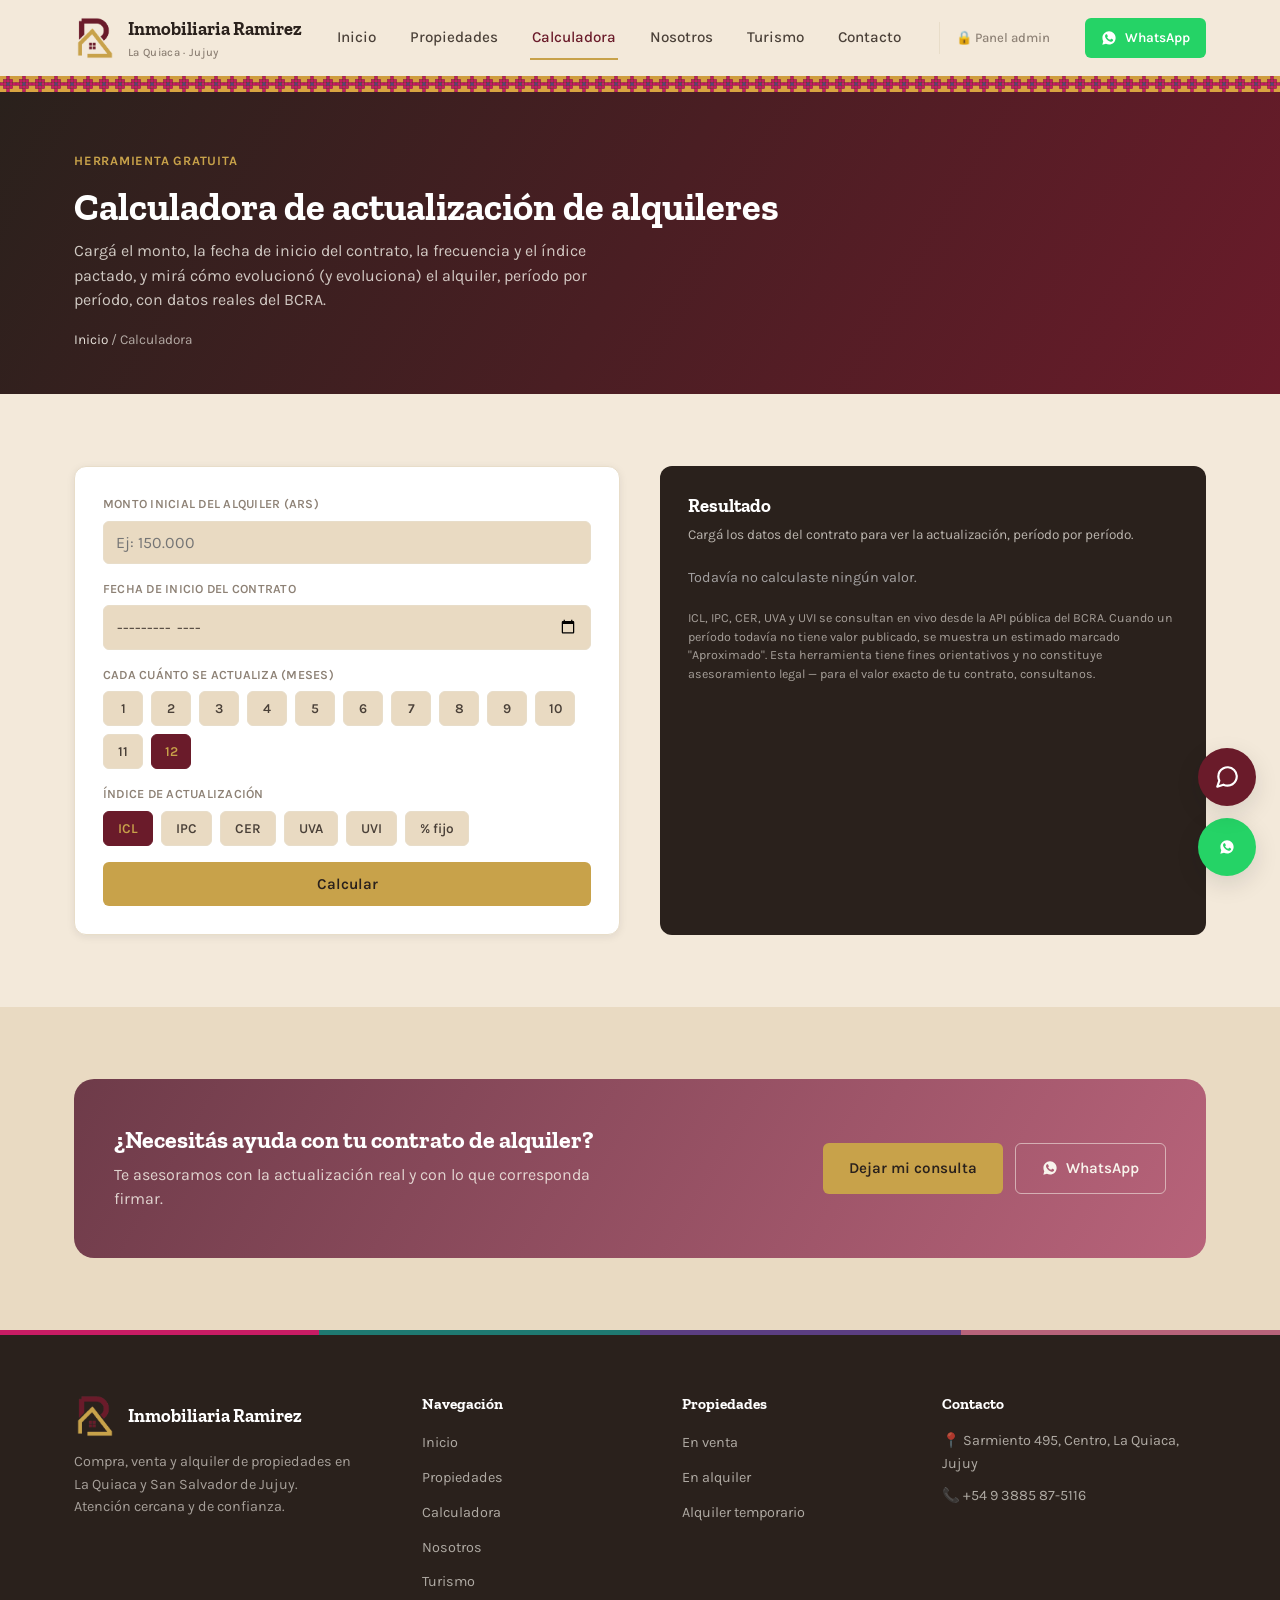
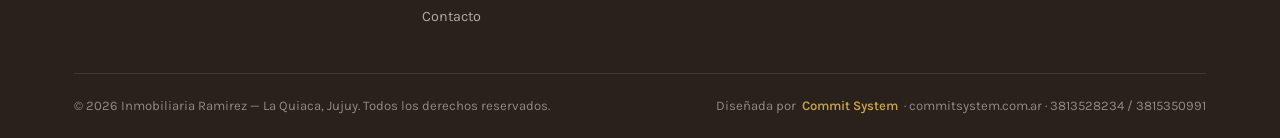
<file: calculadora.html>
<!DOCTYPE html>
<html lang="es-AR">
<head>
<meta charset="UTF-8">
<meta name="viewport" content="width=device-width, initial-scale=1.0">
<title>Calculadora de actualización de alquileres — Inmobiliaria Ramirez</title>
<meta name="description" content="Calculá el nuevo valor de tu alquiler por ICL, IPC, CER, UVA, UVI o porcentaje fijo, con datos reales y en vivo de la API del BCRA.">
<meta property="og:type" content="website">
<meta property="og:site_name" content="Inmobiliaria Ramirez">
<meta property="og:locale" content="es_AR">
<meta property="og:title" content="Calculadora de actualización de alquileres — Inmobiliaria Ramirez">
<meta property="og:description" content="Calculá el nuevo valor de tu alquiler por ICL, IPC, CER, UVA, UVI o porcentaje fijo, con datos reales y en vivo de la API del BCRA.">
<meta property="og:image" content="https://www.inmobiliariaramirez.com.ar/img/hero/quebrada-paleta-pintor.jpg">
<meta property="og:url" content="https://www.inmobiliariaramirez.com.ar/calculadora.html">
<meta name="twitter:card" content="summary_large_image">
<meta name="twitter:title" content="Calculadora de actualización de alquileres">
<meta name="twitter:description" content="ICL, IPC, CER, UVA, UVI o porcentaje fijo, con datos reales del BCRA.">
<meta name="twitter:image" content="https://www.inmobiliariaramirez.com.ar/img/hero/quebrada-paleta-pintor.jpg">
<link rel="icon" type="image/png" href="img/ramirez-icon-transparent.png">
<link rel="stylesheet" href="css/style.css">
</head>
<body>

<!-- ===================== HEADER ===================== -->
<header class="site-header">
  <div class="container">
    <a href="index.html" class="brand">
      <img src="img/ramirez-icon-transparent.png" alt="Ramirez Inmobiliaria" class="brand-mark-img">
      <span class="brand-text">Inmobiliaria Ramirez<small>La Quiaca · Jujuy</small></span>
    </a>
    <nav class="main-nav">
      <a href="index.html" data-page="index.html">Inicio</a>
      <a href="propiedades.html" data-page="propiedades.html">Propiedades</a>
      <a href="calculadora.html" data-page="calculadora.html">Calculadora</a>
      <a href="nosotros.html" data-page="nosotros.html">Nosotros</a>
      <a href="turismo.html" data-page="turismo.html">Turismo</a>
      <a href="contacto.html" data-page="contacto.html">Contacto</a>
      <a href="admin.html" data-page="admin.html" class="nav-admin">🔒 Panel admin</a>
    </nav>
    <div class="header-actions">
      <a href="https://wa.me/5493885875116" target="_blank" rel="noopener" class="btn btn-whatsapp btn-sm"><svg class="ico-wsp" viewBox="0 0 24 24" width="16" height="16" fill="currentColor" aria-hidden="true"><path d="M12.04 2C6.58 2 2.13 6.45 2.13 11.91c0 1.75.46 3.39 1.26 4.82L2 22l5.42-1.42a9.87 9.87 0 0 0 4.62 1.17h.01c5.46 0 9.9-4.45 9.9-9.9C21.96 6.45 17.5 2 12.04 2Zm5.86 14.02c-.25.7-1.24 1.28-1.99 1.44-.53.11-1.22.2-3.55-.76-2.98-1.23-4.9-4.24-5.05-4.44-.15-.2-1.21-1.6-1.21-3.06 0-1.46.76-2.17 1.03-2.47.27-.3.6-.37.8-.37.2 0 .4 0 .58.01.19.01.44-.07.68.53.25.61.85 2.1.92 2.25.07.15.12.32.02.52-.1.2-.15.32-.3.49-.15.17-.31.38-.44.51-.15.15-.3.31-.13.6.17.3.75 1.24 1.62 2 1.11.99 2.05 1.3 2.35 1.44.3.15.48.13.65-.08.18-.2.75-.87.95-1.17.2-.3.4-.25.68-.15.28.1 1.76.83 2.06.98.3.15.5.22.57.35.08.13.08.75-.17 1.45Z"/></svg>WhatsApp</a>
      <button class="nav-toggle" aria-label="Abrir menú" type="button"><span></span><span></span><span></span></button>
    </div>
  </div>
</header>
<div class="header-seam" aria-hidden="true"></div>

<!-- ===================== PAGE HERO ===================== -->
<section class="page-hero">
  <div class="container">
    <span class="eyebrow">Herramienta gratuita</span>
    <h1>Calculadora de actualización de alquileres</h1>
    <p>Cargá el monto, la fecha de inicio del contrato, la frecuencia y el índice pactado, y mirá cómo evolucionó (y evoluciona) el alquiler, período por período, con datos reales del BCRA.</p>
    <div class="breadcrumb"><a href="index.html">Inicio</a> / Calculadora</div>
  </div>
</section>

<!-- ===================== CALCULADORA ===================== -->
<section class="section">
  <div class="container">
    <div class="calc-wrap">
      <form class="calc-form" id="calc-form">
        <div class="field">
          <label for="calc-amount">Monto inicial del alquiler (ARS)</label>
          <input type="text" inputmode="decimal" id="calc-amount" name="amount" placeholder="Ej: 150.000" required>
        </div>

        <div class="field">
          <label for="calc-start">Fecha de inicio del contrato</label>
          <input type="month" id="calc-start" name="start" required>
        </div>

        <div class="field">
          <label>Cada cuánto se actualiza (meses)</label>
          <div class="calc-choice-grid calc-choice-grid--freq" id="calc-freq-grid">
            <button type="button" class="calc-choice-btn" data-value="1">1</button>
            <button type="button" class="calc-choice-btn" data-value="2">2</button>
            <button type="button" class="calc-choice-btn" data-value="3">3</button>
            <button type="button" class="calc-choice-btn" data-value="4">4</button>
            <button type="button" class="calc-choice-btn" data-value="5">5</button>
            <button type="button" class="calc-choice-btn" data-value="6">6</button>
            <button type="button" class="calc-choice-btn" data-value="7">7</button>
            <button type="button" class="calc-choice-btn" data-value="8">8</button>
            <button type="button" class="calc-choice-btn" data-value="9">9</button>
            <button type="button" class="calc-choice-btn" data-value="10">10</button>
            <button type="button" class="calc-choice-btn" data-value="11">11</button>
            <button type="button" class="calc-choice-btn" data-value="12">12</button>
          </div>
          <input type="hidden" id="calc-frequency" name="frequency" value="12">
        </div>

        <div class="field">
          <label>Índice de actualización</label>
          <div class="calc-choice-grid" id="calc-index-grid">
            <button type="button" class="calc-choice-btn" data-value="icl">ICL</button>
            <button type="button" class="calc-choice-btn" data-value="ipc">IPC</button>
            <button type="button" class="calc-choice-btn" data-value="cer">CER</button>
            <button type="button" class="calc-choice-btn" data-value="uva">UVA</button>
            <button type="button" class="calc-choice-btn" data-value="uvi">UVI</button>
            <button type="button" class="calc-choice-btn" data-value="fijo">% fijo</button>
          </div>
          <input type="hidden" id="calc-index" name="index" value="icl">
        </div>

        <div class="field" id="calc-fixed-wrap" style="display:none;">
          <label for="calc-fixed">Porcentaje anual fijo (%)</label>
          <input type="text" inputmode="decimal" id="calc-fixed" name="fixedPct" placeholder="Ej: 40">
        </div>

        <button type="submit" class="btn btn-primary">Calcular</button>
      </form>

      <div class="calc-result">
        <h3>Resultado</h3>
        <p class="calc-note">Cargá los datos del contrato para ver la actualización, período por período.</p>

        <div id="calc-result-empty" style="color:rgba(245,247,250,0.6); font-size:0.9rem;">
          Todavía no calculaste ningún valor.
        </div>

        <div id="calc-result-filled" style="display:none;">
          <div class="calc-table-wrap">
            <table class="calc-period-table">
              <thead>
                <tr>
                  <th>Período</th>
                  <th>Fecha</th>
                  <th>Índice</th>
                  <th>Aumento</th>
                  <th>Valor</th>
                </tr>
              </thead>
              <tbody id="calc-period-tbody"></tbody>
            </table>
          </div>

          <p id="calc-approx-note" class="calc-approx-note"></p>
          <p id="calc-out-source" style="color:rgba(245,247,250,0.65); font-size:0.78rem; margin-top:14px;"></p>

          <div id="calc-share-row" class="calc-share-row">
            <input type="text" id="calc-share-url" readonly aria-label="Link para compartir esta calculadora">
            <button type="button" id="calc-share-copy">Copiar link</button>
          </div>
        </div>

        <p id="calc-result-error" style="display:none; color:#ffd9d0; font-size:0.9rem; font-weight:600;"></p>

        <p class="calc-disclaimer">
          ICL, IPC, CER, UVA y UVI se consultan en vivo desde la API pública del BCRA. Cuando un período todavía no tiene valor publicado, se muestra un estimado marcado "Aproximado". Esta herramienta tiene fines orientativos y no constituye asesoramiento legal — para el valor exacto de tu contrato, consultanos.
        </p>
      </div>
    </div>
  </div>
</section>

<!-- ===================== CTA CONTACTO ===================== -->
<section class="section section-alt">
  <div class="container">
    <div class="cta-band cta-band--rose">
      <div>
        <h3>¿Necesitás ayuda con tu contrato de alquiler?</h3>
        <p>Te asesoramos con la actualización real y con lo que corresponda firmar.</p>
      </div>
      <div class="cta-band-actions">
        <a href="contacto.html" class="btn btn-primary">Dejar mi consulta</a>
        <a href="https://wa.me/5493885875116" target="_blank" rel="noopener" class="btn btn-outline"><svg class="ico-wsp" viewBox="0 0 24 24" width="16" height="16" fill="currentColor" aria-hidden="true"><path d="M12.04 2C6.58 2 2.13 6.45 2.13 11.91c0 1.75.46 3.39 1.26 4.82L2 22l5.42-1.42a9.87 9.87 0 0 0 4.62 1.17h.01c5.46 0 9.9-4.45 9.9-9.9C21.96 6.45 17.5 2 12.04 2Zm5.86 14.02c-.25.7-1.24 1.28-1.99 1.44-.53.11-1.22.2-3.55-.76-2.98-1.23-4.9-4.24-5.05-4.44-.15-.2-1.21-1.6-1.21-3.06 0-1.46.76-2.17 1.03-2.47.27-.3.6-.37.8-.37.2 0 .4 0 .58.01.19.01.44-.07.68.53.25.61.85 2.1.92 2.25.07.15.12.32.02.52-.1.2-.15.32-.3.49-.15.17-.31.38-.44.51-.15.15-.3.31-.13.6.17.3.75 1.24 1.62 2 1.11.99 2.05 1.3 2.35 1.44.3.15.48.13.65-.08.18-.2.75-.87.95-1.17.2-.3.4-.25.68-.15.28.1 1.76.83 2.06.98.3.15.5.22.57.35.08.13.08.75-.17 1.45Z"/></svg>WhatsApp</a>
      </div>
    </div>
  </div>
</section>

<!-- ===================== FOOTER ===================== -->
<footer class="site-footer">
  <div class="container">
    <div class="footer-grid">
      <div class="footer-brand">
        <div class="brand"><img src="img/ramirez-icon-transparent.png" alt="Ramirez Inmobiliaria" class="brand-mark-img"><span class="brand-text">Inmobiliaria Ramirez</span></div>
        <p>Compra, venta y alquiler de propiedades en La Quiaca y San Salvador de Jujuy. Atención cercana y de confianza.</p>
        <!-- Redes sociales: todavía no existen (pendiente que la clienta las cree). Descomentar y completar los href cuando estén listas. -->
        <!--
        <div class="social-row">
          <a href="#" aria-label="Facebook" target="_blank" rel="noopener">f</a>
          <a href="#" aria-label="Instagram" target="_blank" rel="noopener">ig</a>
        </div>
        -->
      </div>
      <div class="footer-col">
        <h4>Navegación</h4>
        <ul>
          <li><a href="index.html">Inicio</a></li>
          <li><a href="propiedades.html">Propiedades</a></li>
          <li><a href="calculadora.html">Calculadora</a></li>
          <li><a href="nosotros.html">Nosotros</a></li>
          <li><a href="turismo.html">Turismo</a></li>
          <li><a href="contacto.html">Contacto</a></li>
        </ul>
      </div>
      <div class="footer-col">
        <h4>Propiedades</h4>
        <ul>
          <li><a href="propiedades.html?operation=venta">En venta</a></li>
          <li><a href="propiedades.html?operation=alquiler">En alquiler</a></li>
          <li><a href="propiedades.html?operation=temporal">Alquiler temporario</a></li>
        </ul>
      </div>
      <div class="footer-col">
        <h4>Contacto</h4>
        <address>
          <span>📍 Sarmiento 495, Centro, La Quiaca, Jujuy</span>
          <a href="tel:+5493885875116">📞 +54 9 3885 87-5116</a>
        </address>
      </div>
    </div>
    <div class="footer-bottom">
      <span>© <span data-year></span> Inmobiliaria Ramirez — La Quiaca, Jujuy. Todos los derechos reservados.</span>
      <span class="footer-credit">Diseñada por <a href="https://commitsystem.com.ar" target="_blank" rel="noopener">Commit System</a> · commitsystem.com.ar · 3813528234 / 3815350991</span>
    </div>
  </div>
</footer>

<a class="whatsapp-float" href="https://wa.me/5493885875116" target="_blank" rel="noopener" aria-label="Chatear por WhatsApp"><svg class="ico-wsp" viewBox="0 0 24 24" width="16" height="16" fill="currentColor" aria-hidden="true"><path d="M12.04 2C6.58 2 2.13 6.45 2.13 11.91c0 1.75.46 3.39 1.26 4.82L2 22l5.42-1.42a9.87 9.87 0 0 0 4.62 1.17h.01c5.46 0 9.9-4.45 9.9-9.9C21.96 6.45 17.5 2 12.04 2Zm5.86 14.02c-.25.7-1.24 1.28-1.99 1.44-.53.11-1.22.2-3.55-.76-2.98-1.23-4.9-4.24-5.05-4.44-.15-.2-1.21-1.6-1.21-3.06 0-1.46.76-2.17 1.03-2.47.27-.3.6-.37.8-.37.2 0 .4 0 .58.01.19.01.44-.07.68.53.25.61.85 2.1.92 2.25.07.15.12.32.02.52-.1.2-.15.32-.3.49-.15.17-.31.38-.44.51-.15.15-.3.31-.13.6.17.3.75 1.24 1.62 2 1.11.99 2.05 1.3 2.35 1.44.3.15.48.13.65-.08.18-.2.75-.87.95-1.17.2-.3.4-.25.68-.15.28.1 1.76.83 2.06.98.3.15.5.22.57.35.08.13.08.75-.17 1.45Z"/></svg></a>

<script src="js/num-parse.js"></script>
<script src="js/calculator.js"></script>
<script src="js/main.js"></script>
<script src="js/chatbot.js"></script>
</body>
</html>
</file>
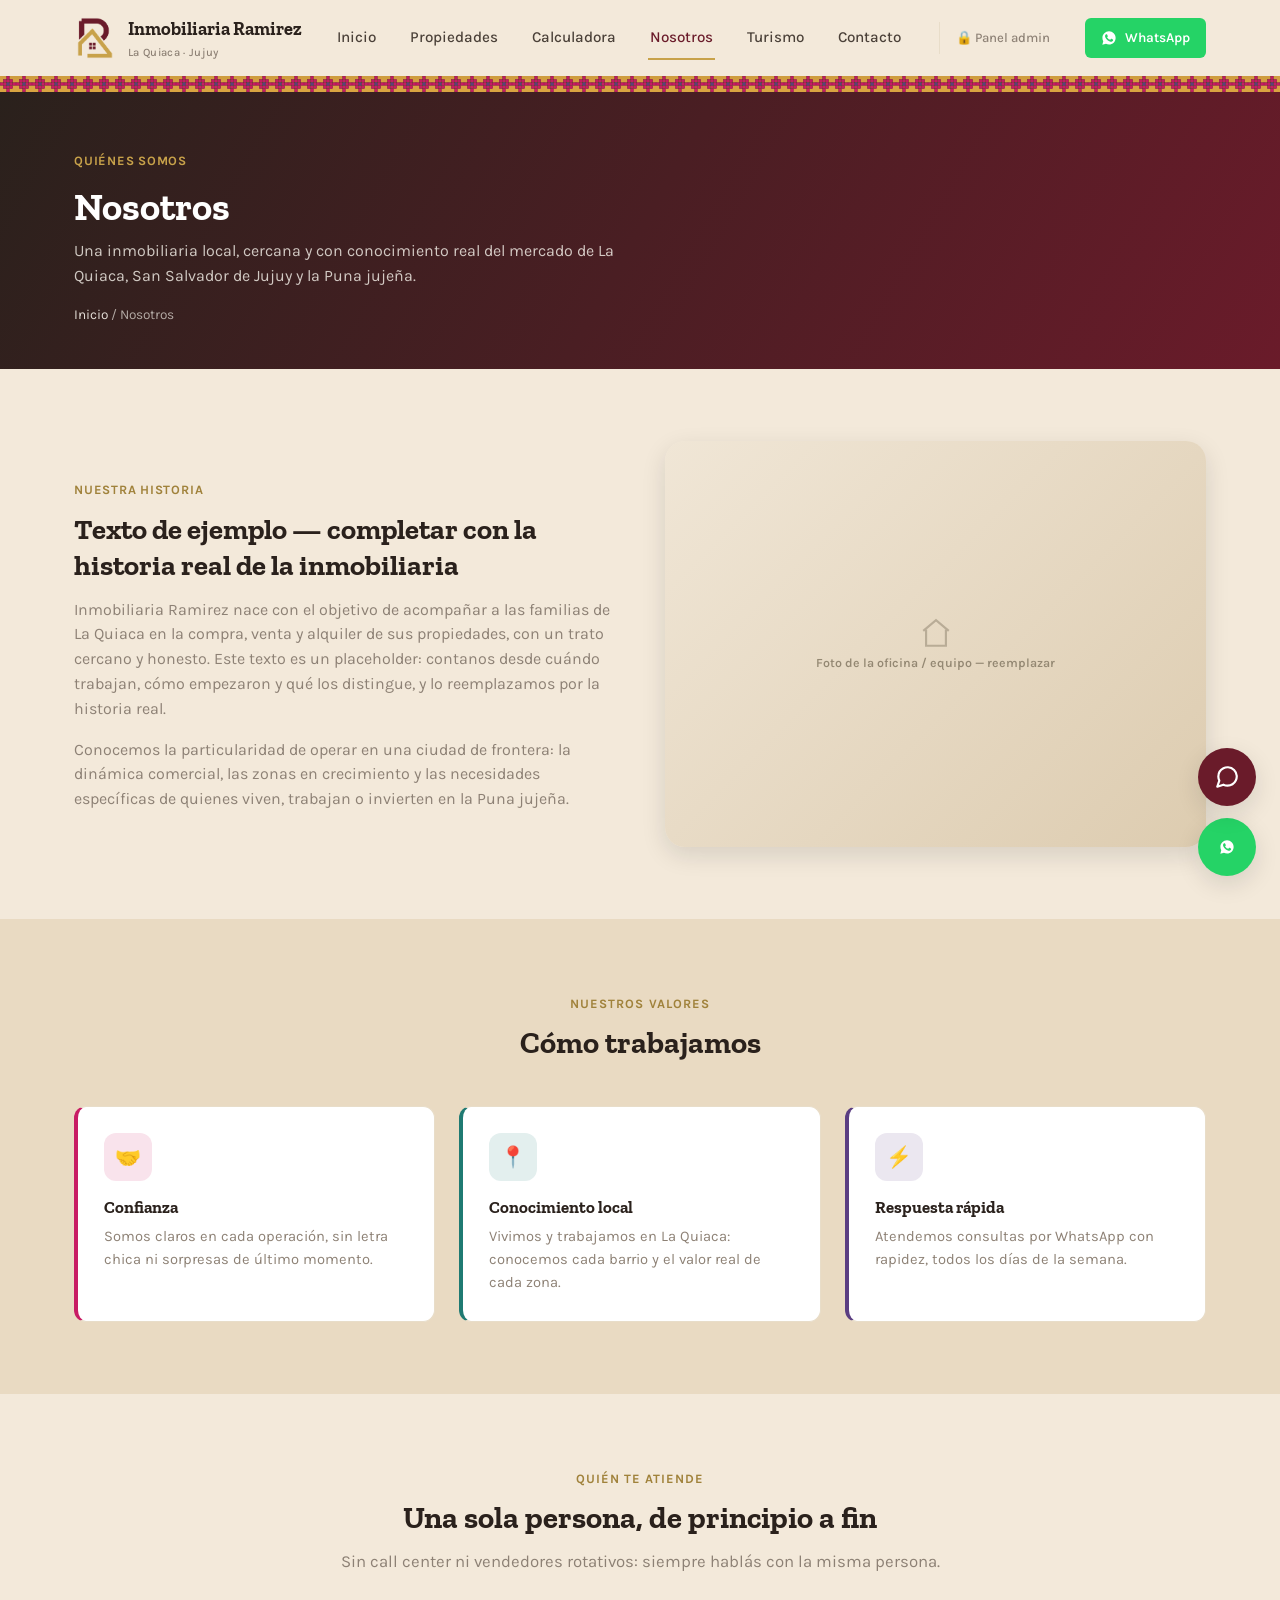
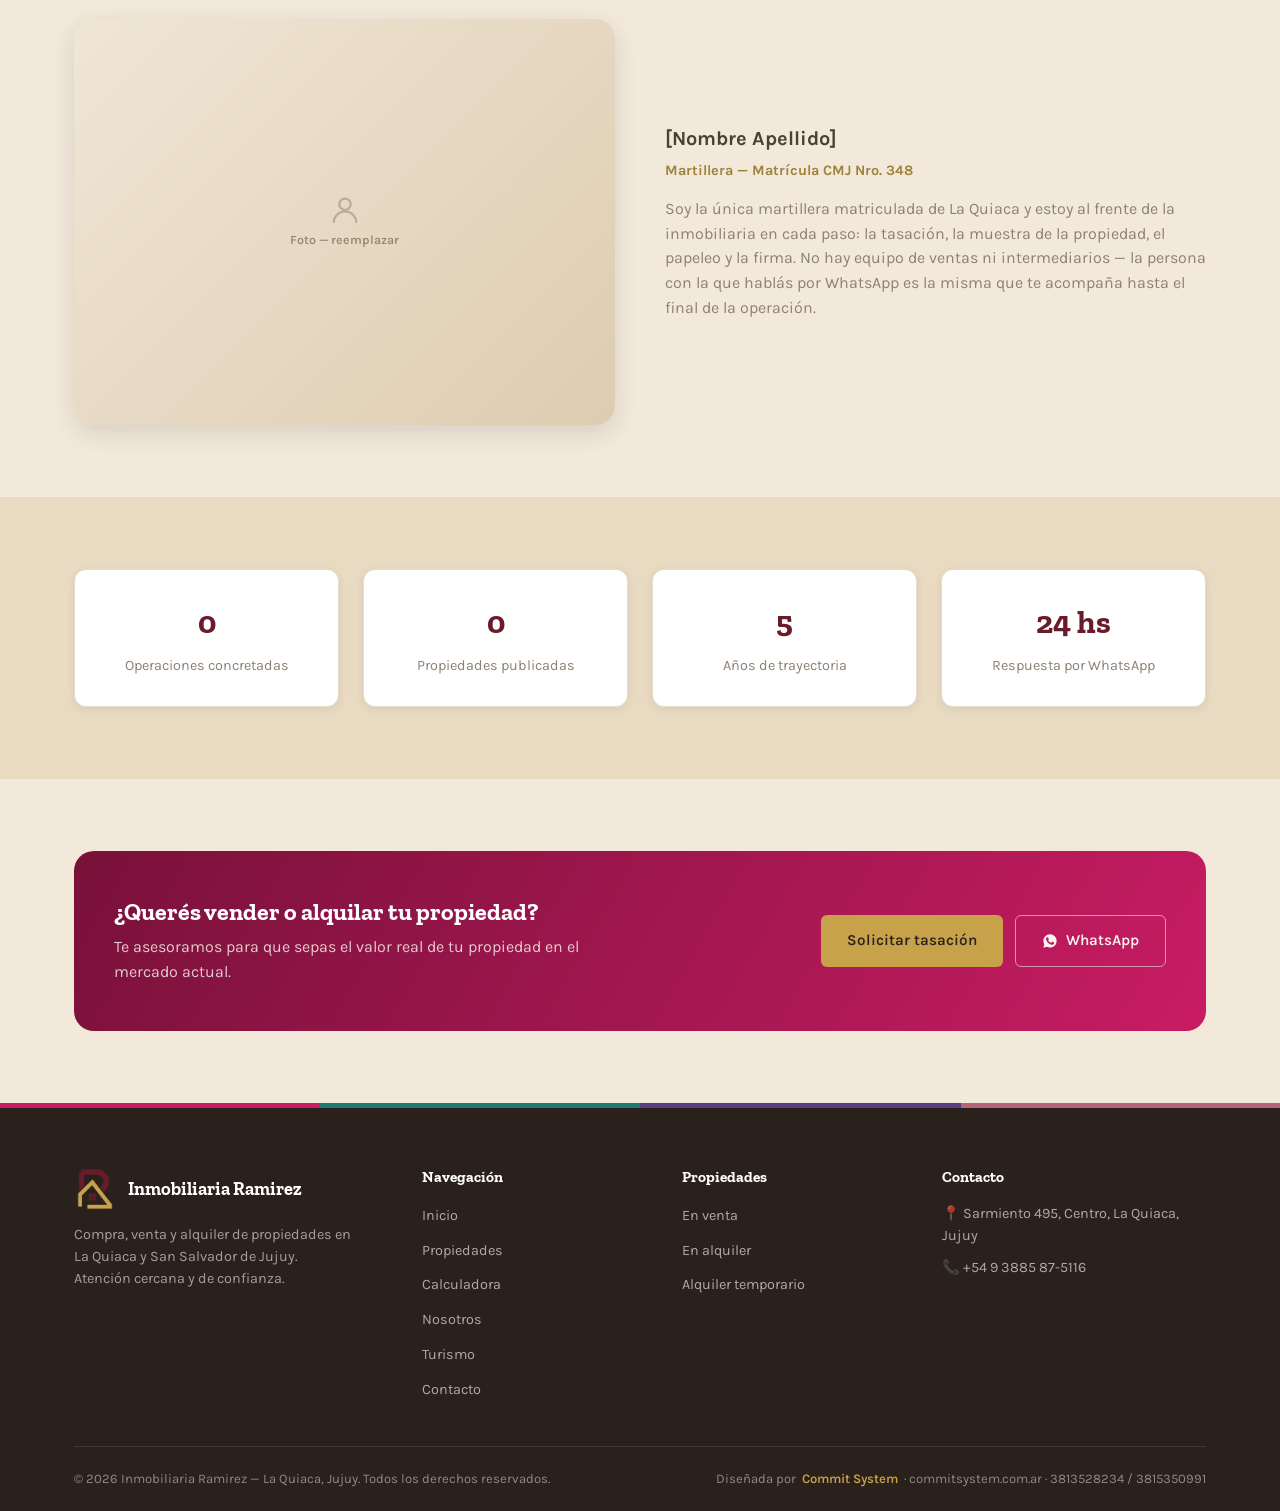
<file: nosotros.html>
<!DOCTYPE html>
<html lang="es-AR">
<head>
<meta charset="UTF-8">
<meta name="viewport" content="width=device-width, initial-scale=1.0">
<title>Nosotros — Inmobiliaria Ramirez</title>
<meta name="description" content="Conocé quién está detrás de Inmobiliaria Ramirez, nuestra historia y valores en La Quiaca, Jujuy.">
<meta property="og:type" content="website">
<meta property="og:site_name" content="Inmobiliaria Ramirez">
<meta property="og:locale" content="es_AR">
<meta property="og:title" content="Nosotros — Inmobiliaria Ramirez">
<meta property="og:description" content="Conocé quién está detrás de Inmobiliaria Ramirez, nuestra historia y valores en La Quiaca, Jujuy.">
<meta property="og:image" content="https://www.inmobiliariaramirez.com.ar/img/hero/humahuaca-capilla.jpg">
<meta property="og:url" content="https://www.inmobiliariaramirez.com.ar/nosotros.html">
<meta name="twitter:card" content="summary_large_image">
<meta name="twitter:title" content="Nosotros — Inmobiliaria Ramirez">
<meta name="twitter:description" content="Conocé quién está detrás de Inmobiliaria Ramirez, en La Quiaca, Jujuy.">
<meta name="twitter:image" content="https://www.inmobiliariaramirez.com.ar/img/hero/humahuaca-capilla.jpg">
<link rel="icon" type="image/png" href="img/ramirez-icon-transparent.png">
<link rel="stylesheet" href="css/style.css">
</head>
<body>

<!-- ===================== HEADER ===================== -->
<header class="site-header">
  <div class="container">
    <a href="index.html" class="brand">
      <img src="img/ramirez-icon-transparent.png" alt="Ramirez Inmobiliaria" class="brand-mark-img">
      <span class="brand-text">Inmobiliaria Ramirez<small>La Quiaca · Jujuy</small></span>
    </a>
    <nav class="main-nav">
      <a href="index.html" data-page="index.html">Inicio</a>
      <a href="propiedades.html" data-page="propiedades.html">Propiedades</a>
      <a href="calculadora.html" data-page="calculadora.html">Calculadora</a>
      <a href="nosotros.html" data-page="nosotros.html">Nosotros</a>
      <a href="turismo.html" data-page="turismo.html">Turismo</a>
      <a href="contacto.html" data-page="contacto.html">Contacto</a>
      <a href="admin.html" data-page="admin.html" class="nav-admin">🔒 Panel admin</a>
    </nav>
    <div class="header-actions">
      <a href="https://wa.me/5493885875116" target="_blank" rel="noopener" class="btn btn-whatsapp btn-sm"><svg class="ico-wsp" viewBox="0 0 24 24" width="16" height="16" fill="currentColor" aria-hidden="true"><path d="M12.04 2C6.58 2 2.13 6.45 2.13 11.91c0 1.75.46 3.39 1.26 4.82L2 22l5.42-1.42a9.87 9.87 0 0 0 4.62 1.17h.01c5.46 0 9.9-4.45 9.9-9.9C21.96 6.45 17.5 2 12.04 2Zm5.86 14.02c-.25.7-1.24 1.28-1.99 1.44-.53.11-1.22.2-3.55-.76-2.98-1.23-4.9-4.24-5.05-4.44-.15-.2-1.21-1.6-1.21-3.06 0-1.46.76-2.17 1.03-2.47.27-.3.6-.37.8-.37.2 0 .4 0 .58.01.19.01.44-.07.68.53.25.61.85 2.1.92 2.25.07.15.12.32.02.52-.1.2-.15.32-.3.49-.15.17-.31.38-.44.51-.15.15-.3.31-.13.6.17.3.75 1.24 1.62 2 1.11.99 2.05 1.3 2.35 1.44.3.15.48.13.65-.08.18-.2.75-.87.95-1.17.2-.3.4-.25.68-.15.28.1 1.76.83 2.06.98.3.15.5.22.57.35.08.13.08.75-.17 1.45Z"/></svg>WhatsApp</a>
      <button class="nav-toggle" aria-label="Abrir menú" type="button"><span></span><span></span><span></span></button>
    </div>
  </div>
</header>
<div class="header-seam" aria-hidden="true"></div>

<!-- ===================== PAGE HERO ===================== -->
<section class="page-hero">
  <div class="container">
    <span class="eyebrow">Quiénes somos</span>
    <h1>Nosotros</h1>
    <p>Una inmobiliaria local, cercana y con conocimiento real del mercado de La Quiaca, San Salvador de Jujuy y la Puna jujeña.</p>
    <div class="breadcrumb"><a href="index.html">Inicio</a> / Nosotros</div>
  </div>
</section>

<!-- ===================== HISTORIA ===================== -->
<section class="section">
  <div class="container">
    <div class="about-grid">
      <div>
        <span class="eyebrow" style="color:var(--color-secondary-dark); font-weight:700; font-size:0.8rem; text-transform:uppercase; letter-spacing:0.06em;">Nuestra historia</span>
        <h2 style="margin:10px 0 14px; font-size:1.8rem;">Texto de ejemplo — completar con la historia real de la inmobiliaria</h2>
        <p style="color:var(--color-text-light); margin-bottom:16px;">
          Inmobiliaria Ramirez nace con el objetivo de acompañar a las familias de La Quiaca en la compra, venta y alquiler de sus propiedades, con un trato cercano y honesto. Este texto es un placeholder: contanos desde cuándo trabajan, cómo empezaron y qué los distingue, y lo reemplazamos por la historia real.
        </p>
        <p style="color:var(--color-text-light);">
          Conocemos la particularidad de operar en una ciudad de frontera: la dinámica comercial, las zonas en crecimiento y las necesidades específicas de quienes viven, trabajan o invierten en la Puna jujeña.
        </p>
      </div>
      <div class="about-media">
        <div class="ph-img" style="height:100%;">
          <svg viewBox="0 0 24 24" fill="none" stroke="currentColor" stroke-width="1.5"><path d="M3 10.5 12 3l9 7.5"/><path d="M5 9.5V21h14V9.5"/></svg>
          <span>Foto de la oficina / equipo — reemplazar</span>
        </div>
      </div>
    </div>
  </div>
</section>

<!-- ===================== VALORES ===================== -->
<section class="section section-alt">
  <div class="container">
    <div class="section-head">
      <span class="eyebrow">Nuestros valores</span>
      <h2>Cómo trabajamos</h2>
    </div>
    <div class="values-grid">
      <div class="value-card">
        <div class="value-ico">🤝</div>
        <h3>Confianza</h3>
        <p>Somos claros en cada operación, sin letra chica ni sorpresas de último momento.</p>
      </div>
      <div class="value-card">
        <div class="value-ico">📍</div>
        <h3>Conocimiento local</h3>
        <p>Vivimos y trabajamos en La Quiaca: conocemos cada barrio y el valor real de cada zona.</p>
      </div>
      <div class="value-card">
        <div class="value-ico">⚡</div>
        <h3>Respuesta rápida</h3>
        <p>Atendemos consultas por WhatsApp con rapidez, todos los días de la semana.</p>
      </div>
    </div>
  </div>
</section>

<!-- ===================== QUIÉN TE ATIENDE ===================== -->
<section class="section">
  <div class="container">
    <div class="section-head">
      <span class="eyebrow">Quién te atiende</span>
      <h2>Una sola persona, de principio a fin</h2>
      <p>Sin call center ni vendedores rotativos: siempre hablás con la misma persona.</p>
    </div>
    <div class="about-grid">
      <div class="about-media">
        <div class="ph-img" style="height:100%;">
          <svg viewBox="0 0 24 24" fill="none" stroke="currentColor" stroke-width="1.5"><circle cx="12" cy="8" r="4"/><path d="M4 21c0-4.4 3.6-8 8-8s8 3.6 8 8"/></svg>
          <span>Foto — reemplazar</span>
        </div>
      </div>
      <div>
        <strong style="font-size:1.25rem; display:block; margin-bottom:4px;">[Nombre Apellido]</strong>
        <span style="color:var(--color-secondary-dark); font-weight:700; font-size:0.9rem;">Martillera — Matrícula CMJ Nro. 348</span>
        <p style="color:var(--color-text-light); margin-top:14px;">
          Soy la única martillera matriculada de La Quiaca y estoy al frente de la inmobiliaria en cada paso: la tasación, la muestra de la propiedad, el papeleo y la firma. No hay equipo de ventas ni intermediarios — la persona con la que hablás por WhatsApp es la misma que te acompaña hasta el final de la operación.
        </p>
      </div>
    </div>
  </div>
</section>

<!-- ===================== STATS ===================== -->
<section class="section section-alt">
  <div class="container">
    <div class="stats-grid">
      <div class="stat-card"><strong>0</strong><span>Operaciones concretadas</span></div>
      <div class="stat-card"><strong>0</strong><span>Propiedades publicadas</span></div>
      <div class="stat-card"><strong>5</strong><span>Años de trayectoria</span></div>
      <div class="stat-card"><strong>24 hs</strong><span>Respuesta por WhatsApp</span></div>
    </div>
  </div>
</section>

<!-- ===================== CTA ===================== -->
<section class="section">
  <div class="container">
    <div class="cta-band cta-band--magenta">
      <div>
        <h3>¿Querés vender o alquilar tu propiedad?</h3>
        <p>Te asesoramos para que sepas el valor real de tu propiedad en el mercado actual.</p>
      </div>
      <div class="cta-band-actions">
        <a href="contacto.html" class="btn btn-primary">Solicitar tasación</a>
        <a href="https://wa.me/5493885875116" target="_blank" rel="noopener" class="btn btn-outline"><svg class="ico-wsp" viewBox="0 0 24 24" width="16" height="16" fill="currentColor" aria-hidden="true"><path d="M12.04 2C6.58 2 2.13 6.45 2.13 11.91c0 1.75.46 3.39 1.26 4.82L2 22l5.42-1.42a9.87 9.87 0 0 0 4.62 1.17h.01c5.46 0 9.9-4.45 9.9-9.9C21.96 6.45 17.5 2 12.04 2Zm5.86 14.02c-.25.7-1.24 1.28-1.99 1.44-.53.11-1.22.2-3.55-.76-2.98-1.23-4.9-4.24-5.05-4.44-.15-.2-1.21-1.6-1.21-3.06 0-1.46.76-2.17 1.03-2.47.27-.3.6-.37.8-.37.2 0 .4 0 .58.01.19.01.44-.07.68.53.25.61.85 2.1.92 2.25.07.15.12.32.02.52-.1.2-.15.32-.3.49-.15.17-.31.38-.44.51-.15.15-.3.31-.13.6.17.3.75 1.24 1.62 2 1.11.99 2.05 1.3 2.35 1.44.3.15.48.13.65-.08.18-.2.75-.87.95-1.17.2-.3.4-.25.68-.15.28.1 1.76.83 2.06.98.3.15.5.22.57.35.08.13.08.75-.17 1.45Z"/></svg>WhatsApp</a>
      </div>
    </div>
  </div>
</section>

<!-- ===================== FOOTER ===================== -->
<footer class="site-footer">
  <div class="container">
    <div class="footer-grid">
      <div class="footer-brand">
        <div class="brand"><img src="img/ramirez-icon-transparent.png" alt="Ramirez Inmobiliaria" class="brand-mark-img"><span class="brand-text">Inmobiliaria Ramirez</span></div>
        <p>Compra, venta y alquiler de propiedades en La Quiaca y San Salvador de Jujuy. Atención cercana y de confianza.</p>
        <!-- Redes sociales: todavía no existen (pendiente que la clienta las cree). Descomentar y completar los href cuando estén listas. -->
        <!--
        <div class="social-row">
          <a href="#" aria-label="Facebook" target="_blank" rel="noopener">f</a>
          <a href="#" aria-label="Instagram" target="_blank" rel="noopener">ig</a>
        </div>
        -->
      </div>
      <div class="footer-col">
        <h4>Navegación</h4>
        <ul>
          <li><a href="index.html">Inicio</a></li>
          <li><a href="propiedades.html">Propiedades</a></li>
          <li><a href="calculadora.html">Calculadora</a></li>
          <li><a href="nosotros.html">Nosotros</a></li>
          <li><a href="turismo.html">Turismo</a></li>
          <li><a href="contacto.html">Contacto</a></li>
        </ul>
      </div>
      <div class="footer-col">
        <h4>Propiedades</h4>
        <ul>
          <li><a href="propiedades.html?operation=venta">En venta</a></li>
          <li><a href="propiedades.html?operation=alquiler">En alquiler</a></li>
          <li><a href="propiedades.html?operation=temporal">Alquiler temporario</a></li>
        </ul>
      </div>
      <div class="footer-col">
        <h4>Contacto</h4>
        <address>
          <span>📍 Sarmiento 495, Centro, La Quiaca, Jujuy</span>
          <a href="tel:+5493885875116">📞 +54 9 3885 87-5116</a>
        </address>
      </div>
    </div>
    <div class="footer-bottom">
      <span>© <span data-year></span> Inmobiliaria Ramirez — La Quiaca, Jujuy. Todos los derechos reservados.</span>
      <span class="footer-credit">Diseñada por <a href="https://commitsystem.com.ar" target="_blank" rel="noopener">Commit System</a> · commitsystem.com.ar · 3813528234 / 3815350991</span>
    </div>
  </div>
</footer>

<a class="whatsapp-float" href="https://wa.me/5493885875116" target="_blank" rel="noopener" aria-label="Chatear por WhatsApp"><svg class="ico-wsp" viewBox="0 0 24 24" width="16" height="16" fill="currentColor" aria-hidden="true"><path d="M12.04 2C6.58 2 2.13 6.45 2.13 11.91c0 1.75.46 3.39 1.26 4.82L2 22l5.42-1.42a9.87 9.87 0 0 0 4.62 1.17h.01c5.46 0 9.9-4.45 9.9-9.9C21.96 6.45 17.5 2 12.04 2Zm5.86 14.02c-.25.7-1.24 1.28-1.99 1.44-.53.11-1.22.2-3.55-.76-2.98-1.23-4.9-4.24-5.05-4.44-.15-.2-1.21-1.6-1.21-3.06 0-1.46.76-2.17 1.03-2.47.27-.3.6-.37.8-.37.2 0 .4 0 .58.01.19.01.44-.07.68.53.25.61.85 2.1.92 2.25.07.15.12.32.02.52-.1.2-.15.32-.3.49-.15.17-.31.38-.44.51-.15.15-.3.31-.13.6.17.3.75 1.24 1.62 2 1.11.99 2.05 1.3 2.35 1.44.3.15.48.13.65-.08.18-.2.75-.87.95-1.17.2-.3.4-.25.68-.15.28.1 1.76.83 2.06.98.3.15.5.22.57.35.08.13.08.75-.17 1.45Z"/></svg></a>

<script src="js/main.js"></script>
<script src="js/chatbot.js"></script>
</body>
</html>
</file>
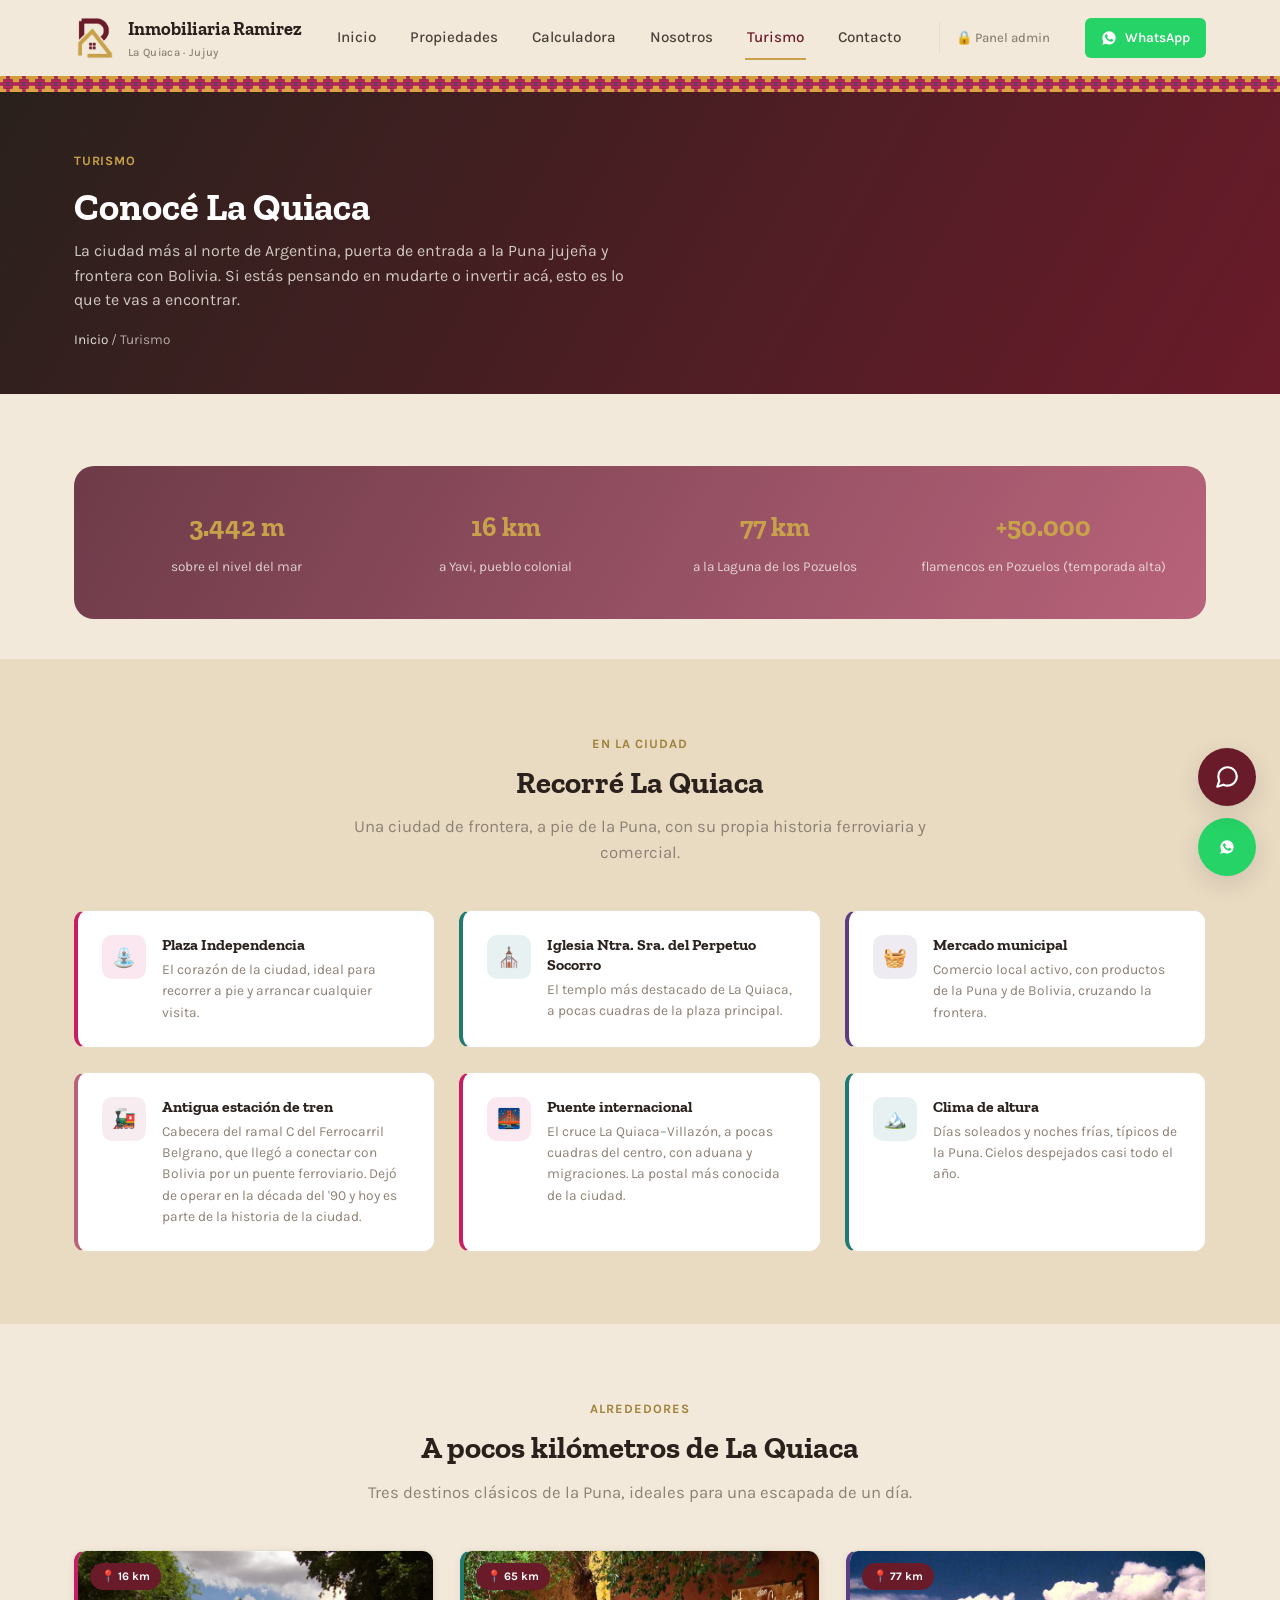
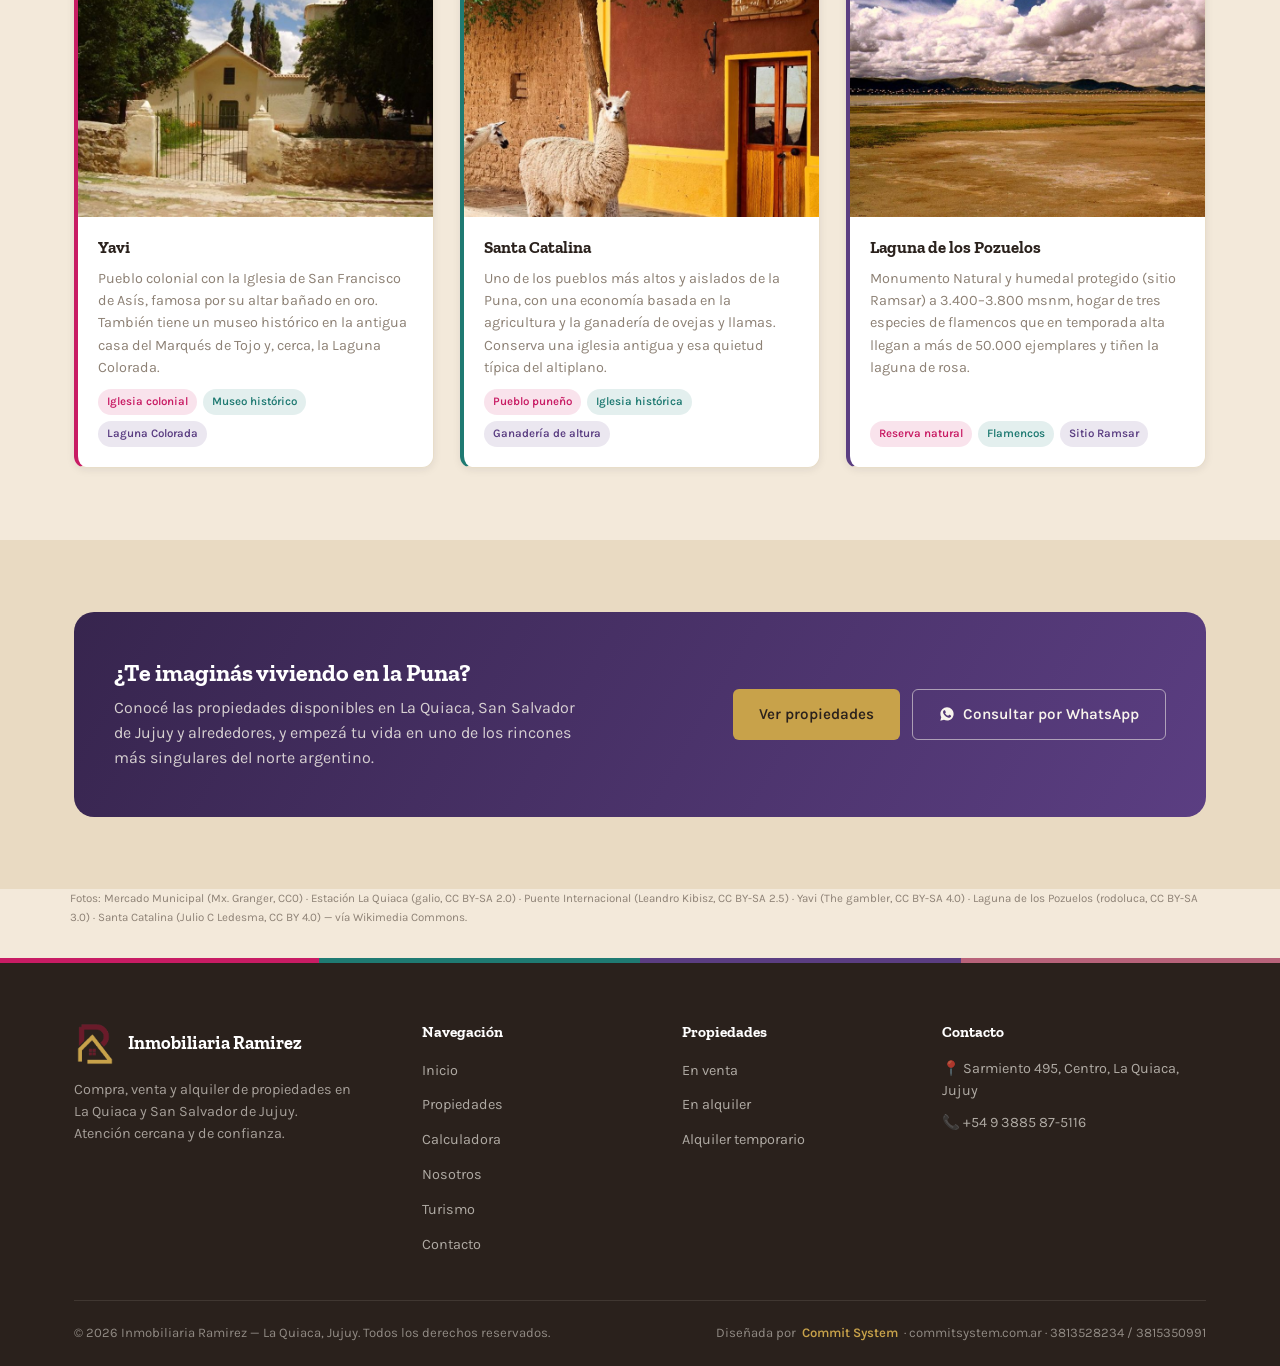
<file: turismo.html>
<!DOCTYPE html>
<html lang="es-AR">
<head>
<meta charset="UTF-8">
<meta name="viewport" content="width=device-width, initial-scale=1.0">
<title>Turismo en La Quiaca — Inmobiliaria Ramirez</title>
<meta name="description" content="Conocé La Quiaca y la Puna jujeña: Plaza Independencia, la antigua estación de tren, Yavi, Santa Catalina y la Laguna de los Pozuelos.">
<meta property="og:type" content="website">
<meta property="og:site_name" content="Inmobiliaria Ramirez">
<meta property="og:locale" content="es_AR">
<meta property="og:title" content="Turismo en La Quiaca — Inmobiliaria Ramirez">
<meta property="og:description" content="Conocé La Quiaca y la Puna jujeña: Plaza Independencia, la antigua estación de tren, Yavi, Santa Catalina y la Laguna de los Pozuelos.">
<meta property="og:image" content="https://www.inmobiliariaramirez.com.ar/img/hero/puna-siete-colores.jpg">
<meta property="og:url" content="https://www.inmobiliariaramirez.com.ar/turismo.html">
<meta name="twitter:card" content="summary_large_image">
<meta name="twitter:title" content="Turismo en La Quiaca">
<meta name="twitter:description" content="Conocé La Quiaca y la Puna jujeña: plaza, estación de tren, Yavi, Santa Catalina y la Laguna de los Pozuelos.">
<meta name="twitter:image" content="https://www.inmobiliariaramirez.com.ar/img/hero/puna-siete-colores.jpg">
<link rel="icon" type="image/png" href="img/ramirez-icon-transparent.png">
<link rel="stylesheet" href="css/style.css">
</head>
<body>

<!-- ===================== HEADER ===================== -->
<header class="site-header">
  <div class="container">
    <a href="index.html" class="brand">
      <img src="img/ramirez-icon-transparent.png" alt="Ramirez Inmobiliaria" class="brand-mark-img">
      <span class="brand-text">Inmobiliaria Ramirez<small>La Quiaca · Jujuy</small></span>
    </a>
    <nav class="main-nav">
      <a href="index.html" data-page="index.html">Inicio</a>
      <a href="propiedades.html" data-page="propiedades.html">Propiedades</a>
      <a href="calculadora.html" data-page="calculadora.html">Calculadora</a>
      <a href="nosotros.html" data-page="nosotros.html">Nosotros</a>
      <a href="turismo.html" data-page="turismo.html">Turismo</a>
      <a href="contacto.html" data-page="contacto.html">Contacto</a>
      <a href="admin.html" data-page="admin.html" class="nav-admin">🔒 Panel admin</a>
    </nav>
    <div class="header-actions">
      <a href="https://wa.me/5493885875116" target="_blank" rel="noopener" class="btn btn-whatsapp btn-sm"><svg class="ico-wsp" viewBox="0 0 24 24" width="16" height="16" fill="currentColor" aria-hidden="true"><path d="M12.04 2C6.58 2 2.13 6.45 2.13 11.91c0 1.75.46 3.39 1.26 4.82L2 22l5.42-1.42a9.87 9.87 0 0 0 4.62 1.17h.01c5.46 0 9.9-4.45 9.9-9.9C21.96 6.45 17.5 2 12.04 2Zm5.86 14.02c-.25.7-1.24 1.28-1.99 1.44-.53.11-1.22.2-3.55-.76-2.98-1.23-4.9-4.24-5.05-4.44-.15-.2-1.21-1.6-1.21-3.06 0-1.46.76-2.17 1.03-2.47.27-.3.6-.37.8-.37.2 0 .4 0 .58.01.19.01.44-.07.68.53.25.61.85 2.1.92 2.25.07.15.12.32.02.52-.1.2-.15.32-.3.49-.15.17-.31.38-.44.51-.15.15-.3.31-.13.6.17.3.75 1.24 1.62 2 1.11.99 2.05 1.3 2.35 1.44.3.15.48.13.65-.08.18-.2.75-.87.95-1.17.2-.3.4-.25.68-.15.28.1 1.76.83 2.06.98.3.15.5.22.57.35.08.13.08.75-.17 1.45Z"/></svg>WhatsApp</a>
      <button class="nav-toggle" aria-label="Abrir menú" type="button"><span></span><span></span><span></span></button>
    </div>
  </div>
</header>
<div class="header-seam" aria-hidden="true"></div>

<!-- ===================== PAGE HERO ===================== -->
<section class="page-hero">
  <div class="container">
    <span class="eyebrow">Turismo</span>
    <h1>Conocé La Quiaca</h1>
    <p>La ciudad más al norte de Argentina, puerta de entrada a la Puna jujeña y frontera con Bolivia. Si estás pensando en mudarte o invertir acá, esto es lo que te vas a encontrar.</p>
    <div class="breadcrumb"><a href="index.html">Inicio</a> / Turismo</div>
  </div>
</section>

<!-- ===================== DATOS PUNA ===================== -->
<section class="section" style="padding-bottom: 40px;">
  <div class="container">
    <div class="puna-facts">
      <div><strong>3.442 m</strong><span>sobre el nivel del mar</span></div>
      <div><strong>16 km</strong><span>a Yavi, pueblo colonial</span></div>
      <div><strong>77 km</strong><span>a la Laguna de los Pozuelos</span></div>
      <div><strong>+50.000</strong><span>flamencos en Pozuelos (temporada alta)</span></div>
    </div>
  </div>
</section>

<!-- ===================== RECORRÉ LA CIUDAD ===================== -->
<section class="section section-alt">
  <div class="container">
    <div class="section-head">
      <span class="eyebrow">En la ciudad</span>
      <h2>Recorré La Quiaca</h2>
      <p>Una ciudad de frontera, a pie de la Puna, con su propia historia ferroviaria y comercial.</p>
    </div>
    <div class="city-feature-grid">
      <div class="city-feature-card" data-map-q="Plaza Independencia, La Quiaca, Jujuy, Argentina" data-map-label="Plaza Independencia" data-map-photo="img/turismo/plaza-independencia.jpg">
        <div class="city-feature-ico">⛲</div>
        <div>
          <h3>Plaza Independencia</h3>
          <p>El corazón de la ciudad, ideal para recorrer a pie y arrancar cualquier visita.</p>
        </div>
      </div>
      <div class="city-feature-card" data-map-q="Iglesia Nuestra Señora del Perpetuo Socorro, La Quiaca, Jujuy, Argentina" data-map-label="Iglesia Ntra. Sra. del Perpetuo Socorro" data-map-photo="img/turismo/iglesia-perpetuo-socorro.jpg">
        <div class="city-feature-ico">⛪</div>
        <div>
          <h3>Iglesia Ntra. Sra. del Perpetuo Socorro</h3>
          <p>El templo más destacado de La Quiaca, a pocas cuadras de la plaza principal.</p>
        </div>
      </div>
      <div class="city-feature-card" data-map-q="Mercado Municipal, La Quiaca, Jujuy, Argentina" data-map-label="Mercado municipal" data-map-photo="img/turismo/mercado-municipal.jpg">
        <div class="city-feature-ico">🧺</div>
        <div>
          <h3>Mercado municipal</h3>
          <p>Comercio local activo, con productos de la Puna y de Bolivia, cruzando la frontera.</p>
        </div>
      </div>
      <div class="city-feature-card" data-map-q="Estación de trenes, La Quiaca, Jujuy, Argentina" data-map-label="Antigua estación de tren" data-map-photo="img/turismo/estacion-tren.jpg">
        <div class="city-feature-ico">🚂</div>
        <div>
          <h3>Antigua estación de tren</h3>
          <p>Cabecera del ramal C del Ferrocarril Belgrano, que llegó a conectar con Bolivia por un puente ferroviario. Dejó de operar en la década del '90 y hoy es parte de la historia de la ciudad.</p>
        </div>
      </div>
      <div class="city-feature-card" data-map-q="Puente Internacional La Quiaca Villazón" data-map-label="Puente internacional" data-map-photo="img/turismo/puente-internacional.jpg">
        <div class="city-feature-ico">🌉</div>
        <div>
          <h3>Puente internacional</h3>
          <p>El cruce La Quiaca–Villazón, a pocas cuadras del centro, con aduana y migraciones. La postal más conocida de la ciudad.</p>
        </div>
      </div>
      <div class="city-feature-card">
        <div class="city-feature-ico">🏔️</div>
        <div>
          <h3>Clima de altura</h3>
          <p>Días soleados y noches frías, típicos de la Puna. Cielos despejados casi todo el año.</p>
        </div>
      </div>
    </div>
  </div>
</section>

<!-- ===================== A POCOS KILÓMETROS ===================== -->
<section class="section">
  <div class="container">
    <div class="section-head">
      <span class="eyebrow">Alrededores</span>
      <h2>A pocos kilómetros de La Quiaca</h2>
      <p>Tres destinos clásicos de la Puna, ideales para una escapada de un día.</p>
    </div>
    <div class="place-grid">
      <article class="place-card" data-map-q="Yavi, Jujuy, Argentina" data-map-label="Yavi" data-map-skip-photo="true">
        <div class="place-media">
          <span class="place-distance">📍 16 km</span>
          <img src="img/turismo/yavi.jpg" alt="Iglesia de San Francisco de Asís, Yavi" loading="lazy">
        </div>
        <div class="place-body">
          <h3>Yavi</h3>
          <p>Pueblo colonial con la Iglesia de San Francisco de Asís, famosa por su altar bañado en oro. También tiene un museo histórico en la antigua casa del Marqués de Tojo y, cerca, la Laguna Colorada.</p>
          <div class="place-tags">
            <span class="place-tag">Iglesia colonial</span>
            <span class="place-tag">Museo histórico</span>
            <span class="place-tag">Laguna Colorada</span>
          </div>
        </div>
      </article>

      <article class="place-card" data-map-q="Santa Catalina, Jujuy, Argentina" data-map-label="Santa Catalina" data-map-skip-photo="true">
        <div class="place-media">
          <span class="place-distance">📍 65 km</span>
          <img src="img/turismo/santa-catalina.jpg" alt="Calle de Santa Catalina, Jujuy" loading="lazy">
        </div>
        <div class="place-body">
          <h3>Santa Catalina</h3>
          <p>Uno de los pueblos más altos y aislados de la Puna, con una economía basada en la agricultura y la ganadería de ovejas y llamas. Conserva una iglesia antigua y esa quietud típica del altiplano.</p>
          <div class="place-tags">
            <span class="place-tag">Pueblo puneño</span>
            <span class="place-tag">Iglesia histórica</span>
            <span class="place-tag">Ganadería de altura</span>
          </div>
        </div>
      </article>

      <article class="place-card" data-map-q="Laguna de los Pozuelos, Jujuy, Argentina" data-map-label="Laguna de los Pozuelos" data-map-skip-photo="true">
        <div class="place-media">
          <span class="place-distance">📍 77 km</span>
          <img src="img/turismo/laguna-pozuelos.jpg" alt="Laguna de los Pozuelos con flamencos, Jujuy" loading="lazy">
        </div>
        <div class="place-body">
          <h3>Laguna de los Pozuelos</h3>
          <p>Monumento Natural y humedal protegido (sitio Ramsar) a 3.400–3.800 msnm, hogar de tres especies de flamencos que en temporada alta llegan a más de 50.000 ejemplares y tiñen la laguna de rosa.</p>
          <div class="place-tags">
            <span class="place-tag">Reserva natural</span>
            <span class="place-tag">Flamencos</span>
            <span class="place-tag">Sitio Ramsar</span>
          </div>
        </div>
      </article>
    </div>
  </div>
</section>

<!-- ===================== CTA ===================== -->
<section class="section section-alt">
  <div class="container">
    <div class="cta-band cta-band--violet">
      <div>
        <h3>¿Te imaginás viviendo en la Puna?</h3>
        <p>Conocé las propiedades disponibles en La Quiaca, San Salvador de Jujuy y alrededores, y empezá tu vida en uno de los rincones más singulares del norte argentino.</p>
      </div>
      <div class="cta-band-actions">
        <a href="propiedades.html" class="btn btn-primary">Ver propiedades</a>
        <a href="https://wa.me/5493885875116" target="_blank" rel="noopener" class="btn btn-outline"><svg class="ico-wsp" viewBox="0 0 24 24" width="16" height="16" fill="currentColor" aria-hidden="true"><path d="M12.04 2C6.58 2 2.13 6.45 2.13 11.91c0 1.75.46 3.39 1.26 4.82L2 22l5.42-1.42a9.87 9.87 0 0 0 4.62 1.17h.01c5.46 0 9.9-4.45 9.9-9.9C21.96 6.45 17.5 2 12.04 2Zm5.86 14.02c-.25.7-1.24 1.28-1.99 1.44-.53.11-1.22.2-3.55-.76-2.98-1.23-4.9-4.24-5.05-4.44-.15-.2-1.21-1.6-1.21-3.06 0-1.46.76-2.17 1.03-2.47.27-.3.6-.37.8-.37.2 0 .4 0 .58.01.19.01.44-.07.68.53.25.61.85 2.1.92 2.25.07.15.12.32.02.52-.1.2-.15.32-.3.49-.15.17-.31.38-.44.51-.15.15-.3.31-.13.6.17.3.75 1.24 1.62 2 1.11.99 2.05 1.3 2.35 1.44.3.15.48.13.65-.08.18-.2.75-.87.95-1.17.2-.3.4-.25.68-.15.28.1 1.76.83 2.06.98.3.15.5.22.57.35.08.13.08.75-.17 1.45Z"/></svg>Consultar por WhatsApp</a>
      </div>
    </div>
  </div>
</section>

<!-- ===================== CRÉDITOS DE FOTOS ===================== -->
<section class="container" style="padding: 0 20px 30px;">
  <p style="font-size:0.72rem; color:var(--color-text-light); line-height:1.7;">
    Fotos: Mercado Municipal (Mx. Granger, CC0) · Estación La Quiaca (galio, CC BY-SA 2.0) · Puente Internacional (Leandro Kibisz, CC BY-SA 2.5) · Yavi (The gambler, CC BY-SA 4.0) · Laguna de los Pozuelos (rodoluca, CC BY-SA 3.0) · Santa Catalina (Julio C Ledesma, CC BY 4.0) — vía <a href="https://commons.wikimedia.org" target="_blank" rel="noopener" style="color:inherit;">Wikimedia Commons</a>.
  </p>
</section>

<!-- ===================== FOOTER ===================== -->
<footer class="site-footer">
  <div class="container">
    <div class="footer-grid">
      <div class="footer-brand">
        <div class="brand"><img src="img/ramirez-icon-transparent.png" alt="Ramirez Inmobiliaria" class="brand-mark-img"><span class="brand-text">Inmobiliaria Ramirez</span></div>
        <p>Compra, venta y alquiler de propiedades en La Quiaca y San Salvador de Jujuy. Atención cercana y de confianza.</p>
        <!-- Redes sociales: todavía no existen (pendiente que la clienta las cree). Descomentar y completar los href cuando estén listas. -->
        <!--
        <div class="social-row">
          <a href="#" aria-label="Facebook" target="_blank" rel="noopener">f</a>
          <a href="#" aria-label="Instagram" target="_blank" rel="noopener">ig</a>
        </div>
        -->
      </div>
      <div class="footer-col">
        <h4>Navegación</h4>
        <ul>
          <li><a href="index.html">Inicio</a></li>
          <li><a href="propiedades.html">Propiedades</a></li>
          <li><a href="calculadora.html">Calculadora</a></li>
          <li><a href="nosotros.html">Nosotros</a></li>
          <li><a href="turismo.html">Turismo</a></li>
          <li><a href="contacto.html">Contacto</a></li>
        </ul>
      </div>
      <div class="footer-col">
        <h4>Propiedades</h4>
        <ul>
          <li><a href="propiedades.html?operation=venta">En venta</a></li>
          <li><a href="propiedades.html?operation=alquiler">En alquiler</a></li>
          <li><a href="propiedades.html?operation=temporal">Alquiler temporario</a></li>
        </ul>
      </div>
      <div class="footer-col">
        <h4>Contacto</h4>
        <address>
          <span>📍 Sarmiento 495, Centro, La Quiaca, Jujuy</span>
          <a href="tel:+5493885875116">📞 +54 9 3885 87-5116</a>
        </address>
      </div>
    </div>
    <div class="footer-bottom">
      <span>© <span data-year></span> Inmobiliaria Ramirez — La Quiaca, Jujuy. Todos los derechos reservados.</span>
      <span class="footer-credit">Diseñada por <a href="https://commitsystem.com.ar" target="_blank" rel="noopener">Commit System</a> · commitsystem.com.ar · 3813528234 / 3815350991</span>
    </div>
  </div>
</footer>

<a class="whatsapp-float" href="https://wa.me/5493885875116" target="_blank" rel="noopener" aria-label="Chatear por WhatsApp"><svg class="ico-wsp" viewBox="0 0 24 24" width="16" height="16" fill="currentColor" aria-hidden="true"><path d="M12.04 2C6.58 2 2.13 6.45 2.13 11.91c0 1.75.46 3.39 1.26 4.82L2 22l5.42-1.42a9.87 9.87 0 0 0 4.62 1.17h.01c5.46 0 9.9-4.45 9.9-9.9C21.96 6.45 17.5 2 12.04 2Zm5.86 14.02c-.25.7-1.24 1.28-1.99 1.44-.53.11-1.22.2-3.55-.76-2.98-1.23-4.9-4.24-5.05-4.44-.15-.2-1.21-1.6-1.21-3.06 0-1.46.76-2.17 1.03-2.47.27-.3.6-.37.8-.37.2 0 .4 0 .58.01.19.01.44-.07.68.53.25.61.85 2.1.92 2.25.07.15.12.32.02.52-.1.2-.15.32-.3.49-.15.17-.31.38-.44.51-.15.15-.3.31-.13.6.17.3.75 1.24 1.62 2 1.11.99 2.05 1.3 2.35 1.44.3.15.48.13.65-.08.18-.2.75-.87.95-1.17.2-.3.4-.25.68-.15.28.1 1.76.83 2.06.98.3.15.5.22.57.35.08.13.08.75-.17 1.45Z"/></svg></a>

<script src="js/tourism.js"></script>
<script src="js/main.js"></script>
<script src="js/chatbot.js"></script>
</body>
</html>
</file>
<file: css/style.css>
/* =====================================================================
   INMOBILIARIA RAMIREZ — La Quiaca, Jujuy
   Hoja de estilos base

   *** IDENTIDAD VISUAL: logo "R + casa" (bordo y dorado) ***
   Paleta tomada del isotipo real del cliente (ramirez-icon-transparent.png):
   bordo institucional y dorado como acento cálido, con la "franja Puna"
   de acentos vivos (aguayo) reservada para detalles y firmas.
   ===================================================================== */

@import url('https://fonts.googleapis.com/css2?family=Zilla+Slab:wght@400;500;600;700&family=Karla:ital,wght@0,400;0,500;0,600;0,700;1,400;1,600&display=swap');

:root {
  /* --- Color: identidad "Ramirez Inmobiliaria" ---
     Bordo y dorado del isotipo (img/ramirez-icon-transparent.png) como
     base institucional; turquesa (de la franja de acentos del aguayo)
     para diferenciar el badge de alquiler temporario sin salirse de la
     paleta de marca. */
  --color-primary: #6a1b2a;        /* bordo — marca institucional */
  --color-primary-dark: #2a211c;   /* tierra — fondos oscuros (footer, hero) */
  --color-primary-light: #e9dddf;  /* bordo pálido */
  --color-secondary: #c8a24a;      /* dorado — acento cálido, CTAs */
  --color-secondary-dark: #a0823b;
  --color-olive: #1f7a72;          /* turquesa (franja Puna) — variación de acento */
  --color-olive-dark: #165852;

  /* --- Franja Puna: los 4 acentos vivos del logo, para usar como firma
     recurrente (franjas de color, íconos, badges) — igual que en el
     isotipo, nunca como fondo completo. --- */
  --color-accent-magenta: #c81c64;
  --color-accent-turquoise: #1f7a72;
  --color-accent-violet: #5b3e82;
  --color-accent-rose: #b8637a;
  --franja-puna: linear-gradient(
    90deg,
    var(--color-accent-magenta) 0 25%,
    var(--color-accent-turquoise) 25% 50%,
    var(--color-accent-violet) 50% 75%,
    var(--color-accent-rose) 75% 100%
  );
  --color-bg: #f3e9da;             /* arena */
  --color-bg-alt: #e9dac2;         /* arena tostada */
  --color-bg-dark: #2a211c;        /* tierra, footer */
  --color-text: #4a4038;
  --color-text-light: #8d8175;
  --color-text-inverse: #f8f4ec;
  --color-border: #e8ddc9;
  --color-whatsapp: #25d366;
  --color-whatsapp-dark: #1ebc59;
  --color-danger: #b25b45;

  /* --- Tipografía: identidad "raíces en la Puna" ---
     Zilla Slab para títulos (sólida, con carácter); Karla para textos
     (clara, cercana). */
  --font-heading: 'Zilla Slab', Georgia, serif;
  --font-body: 'Karla', 'Segoe UI', sans-serif;

  /* --- Layout --- */
  --max-width: 1180px;
  --radius-sm: 6px;
  --radius-md: 12px;
  --radius-lg: 20px;
  --shadow-sm: 0 2px 8px rgba(16, 24, 32, 0.08);
  --shadow-md: 0 8px 24px rgba(16, 24, 32, 0.12);
  --shadow-lg: 0 16px 40px rgba(16, 24, 32, 0.16);
  --header-height: 76px;
  --transition: 0.2s ease;
}

/* ===== Reset básico ===== */
*,
*::before,
*::after {
  box-sizing: border-box;
  margin: 0;
  padding: 0;
}

html {
  scroll-behavior: smooth;
  scroll-padding-top: calc(var(--header-height) + 12px);
}

body {
  font-family: var(--font-body);
  color: var(--color-text);
  background: var(--color-bg);
  line-height: 1.55;
  -webkit-font-smoothing: antialiased;
}

img {
  max-width: 100%;
  display: block;
}

a {
  color: inherit;
  text-decoration: none;
}

ul {
  list-style: none;
}

button {
  font-family: inherit;
  cursor: pointer;
  border: none;
  background: none;
}

input,
select,
textarea {
  font-family: inherit;
  font-size: 1rem;
}

h1, h2, h3, h4 {
  font-family: var(--font-heading);
  line-height: 1.25;
  color: var(--color-primary-dark);
}

.container {
  width: 100%;
  max-width: var(--max-width);
  margin: 0 auto;
  padding: 0 24px;
}

.section {
  padding: 72px 0;
}

.section-alt {
  background: var(--color-bg-alt);
}

.section-head {
  text-align: center;
  max-width: 640px;
  margin: 0 auto 44px;
}

.section-head .eyebrow {
  display: inline-block;
  font-size: 0.8rem;
  font-weight: 700;
  letter-spacing: 0.08em;
  text-transform: uppercase;
  color: var(--color-secondary-dark);
  margin-bottom: 10px;
}

.section-head h2 {
  font-size: clamp(1.6rem, 2.4vw, 2.2rem);
  margin-bottom: 12px;
}

.section-head p {
  color: var(--color-text-light);
  font-size: 1.05rem;
}

/* ===== Botones ===== */
.btn {
  display: inline-flex;
  align-items: center;
  justify-content: center;
  gap: 8px;
  padding: 13px 26px;
  border-radius: var(--radius-sm);
  font-weight: 600;
  font-size: 0.95rem;
  transition: transform var(--transition), box-shadow var(--transition), background var(--transition), color var(--transition);
  white-space: nowrap;
}

.ico-wsp {
  flex-shrink: 0;
  display: block;
}

.btn-primary {
  background: var(--color-secondary);
  color: var(--color-primary-dark);
}

.btn-primary:hover {
  background: var(--color-secondary-dark);
  transform: translateY(-1px);
}

.btn-outline {
  background: transparent;
  color: var(--color-text-inverse);
  border: 1.5px solid rgba(248, 244, 236, 0.55);
}

.btn-outline:hover {
  background: rgba(248, 244, 236, 0.12);
}

.btn-dark {
  background: var(--color-primary);
  color: var(--color-text-inverse);
}

.btn-dark:hover {
  background: var(--color-primary-light);
}

.btn-whatsapp {
  background: var(--color-whatsapp);
  color: #fff;
}

.btn-whatsapp:hover {
  background: var(--color-whatsapp-dark);
}

.btn-block {
  width: 100%;
}

.btn-sm {
  padding: 9px 16px;
  font-size: 0.85rem;
}

/* ===== Header ===== */
.site-header {
  position: sticky;
  top: 0;
  z-index: 1000;
  height: var(--header-height);
  display: flex;
  align-items: center;
  background: var(--color-bg);
  box-shadow: var(--shadow-sm);
}

.site-header .container {
  display: flex;
  align-items: center;
  justify-content: space-between;
  gap: 20px;
}

.brand {
  display: flex;
  align-items: center;
  gap: 12px;
  font-family: var(--font-heading);
  font-weight: 700;
  font-size: 1.15rem;
  color: var(--color-primary-dark);
}

.brand-mark-img {
  height: 42px;
  width: auto;
  display: block;
  flex-shrink: 0;
}

.brand-text small {
  display: block;
  font-family: var(--font-body);
  font-weight: 500;
  font-size: 0.7rem;
  color: var(--color-text-light);
  letter-spacing: 0.03em;
}

.brand-note {
  font-size: 0.62rem;
  font-weight: 400;
  text-transform: uppercase;
  letter-spacing: 0.06em;
  color: var(--color-secondary-dark);
  background: rgba(217, 164, 65, 0.12);
  padding: 2px 7px;
  border-radius: 4px;
  margin-left: 8px;
  vertical-align: middle;
}

.main-nav {
  display: flex;
  align-items: center;
  gap: 30px;
}

.main-nav a {
  font-weight: 500;
  font-size: 0.95rem;
  color: var(--color-text);
  padding: 6px 2px;
  position: relative;
  transition: color var(--transition);
}

.main-nav a::after {
  content: '';
  position: absolute;
  left: 0;
  bottom: -4px;
  width: 0;
  height: 2px;
  background: var(--color-secondary);
  transition: width var(--transition);
}

.main-nav a:hover,
.main-nav a.active {
  color: var(--color-primary);
}

.main-nav a:hover::after,
.main-nav a.active::after {
  width: 100%;
}

.main-nav a.nav-admin {
  color: var(--color-text-light);
  font-size: 0.82rem;
  padding-left: 16px;
  margin-left: 6px;
  border-left: 1px solid var(--color-border);
}

.main-nav a.nav-admin:hover,
.main-nav a.nav-admin.active {
  color: var(--color-primary);
}

.header-actions {
  display: flex;
  align-items: center;
  gap: 14px;
}

.nav-toggle {
  display: none;
  flex-direction: column;
  gap: 5px;
  padding: 8px;
}

.nav-toggle span {
  width: 24px;
  height: 2px;
  background: var(--color-primary-dark);
  border-radius: 2px;
  transition: transform var(--transition), opacity var(--transition);
}

.nav-toggle.is-open span:nth-child(1) {
  transform: translateY(7px) rotate(45deg);
}

.nav-toggle.is-open span:nth-child(2) {
  opacity: 0;
}

.nav-toggle.is-open span:nth-child(3) {
  transform: translateY(-7px) rotate(-45deg);
}

/* ===== Hero ===== */
.hero {
  position: relative;
  min-height: 620px;
  display: flex;
  align-items: center;
  color: var(--color-text-inverse);
  background: linear-gradient(125deg, #241316 0%, #4a1a26 38%, var(--color-primary) 78%, #8a2a41 100%);
  overflow: hidden;
}

.hero-bg {
  position: absolute;
  inset: 0;
  z-index: 0;
  overflow: hidden;
  background: #1a120c;
}

.hero-bg-slide {
  position: absolute;
  inset: 0;
  background-size: cover;
  background-position: center;
  opacity: 0;
  transition: opacity 1.8s ease;
  filter: saturate(1.3) contrast(1.1) brightness(0.82);
}

.hero-bg-slide.is-active {
  opacity: 1;
  animation: heroBgZoom 6.3s ease-out forwards;
}

@keyframes heroBgZoom {
  /* Zoom más chico a propósito: cuanto más se agranda la imagen, más se
     nota si la foto de origen es de baja resolución (se ve blanda). */
  from { transform: scale(1); }
  to { transform: scale(1.025); }
}

@media (prefers-reduced-motion: reduce) {
  .hero-bg-slide { transition: none; }
  .hero-bg-slide.is-active { animation: none; }
}

.hero::before {
  content: '';
  position: absolute;
  inset: 0;
  z-index: 2;
  background-image:
    linear-gradient(90deg, rgba(20, 14, 10, 0.92) 0%, rgba(20, 14, 10, 0.68) 38%, rgba(20, 14, 10, 0.42) 58%, rgba(20, 14, 10, 0.22) 78%, rgba(20, 14, 10, 0.1) 100%),
    radial-gradient(circle at 88% 12%, rgba(255, 224, 160, 0.12), transparent 44%),
    radial-gradient(circle at 92% 88%, rgba(90, 40, 24, 0.22), transparent 46%);
  pointer-events: none;
}

.hero-seam {
  position: absolute;
  left: 0;
  right: 0;
  bottom: 0;
  height: 8px;
  background: var(--franja-puna);
  z-index: 1;
}

.hero-logo-mark {
  position: absolute;
  top: 50%;
  right: -60px;
  transform: translateY(-50%);
  width: 460px;
  height: 460px;
  max-width: 45vw;
  opacity: 0.14;
  z-index: 1;
  pointer-events: none;
}

.hero .container {
  position: relative;
  z-index: 3;
}

.hero-content {
  max-width: 680px;
  padding: 60px 0 40px;
}

.hero-tag {
  display: inline-block;
  padding: 6px 14px;
  border-radius: 999px;
  background: rgba(248, 244, 236, 0.14);
  border: 1px solid rgba(248, 244, 236, 0.28);
  font-size: 0.8rem;
  font-weight: 600;
  letter-spacing: 0.03em;
  margin-bottom: 18px;
}

.hero p.hero-slogan {
  font-family: var(--font-heading);
  font-weight: 700;
  font-size: clamp(2.1rem, 5.4vw, 3.6rem);
  line-height: 1.1;
  color: var(--color-secondary);
  max-width: none;
  margin: 0 0 20px;
}

.hero h1 {
  color: rgba(248, 244, 236, 0.92);
  font-weight: 500;
  font-size: clamp(1.35rem, 2.4vw, 1.9rem);
  margin-bottom: 18px;
}

.hero h1 span {
  color: var(--color-secondary);
}

.hero p {
  font-size: 1.1rem;
  color: rgba(248, 244, 236, 0.86);
  margin-bottom: 30px;
  max-width: 560px;
}

.hero-actions {
  display: flex;
  flex-wrap: wrap;
  gap: 14px;
  margin-bottom: 46px;
}

.hero-stats {
  display: flex;
  flex-wrap: wrap;
  gap: 36px;
}

.hero-stats div strong {
  display: block;
  font-family: var(--font-heading);
  font-size: 1.6rem;
  color: #fff;
}

.hero-stats div span {
  font-size: 0.85rem;
  color: rgba(248, 244, 236, 0.75);
}

/* ===== Buscador rápido ===== */
.search-panel {
  position: relative;
  z-index: 2;
  background: #fff;
  border-radius: var(--radius-lg);
  box-shadow: var(--shadow-lg);
  padding: 26px;
  margin: 0 auto;
  margin-top: -64px;
  max-width: var(--max-width);
}

.search-tabs {
  display: flex;
  gap: 8px;
  margin-bottom: 18px;
  flex-wrap: wrap;
}

.search-tab {
  padding: 9px 18px;
  border: none;
  border-radius: 999px;
  font-family: inherit;
  font-weight: 600;
  font-size: 0.88rem;
  background: var(--color-bg-alt);
  color: var(--color-text-light);
  cursor: pointer;
  transition: background var(--transition), color var(--transition);
}

.search-tab.active {
  background: var(--color-primary);
  color: #fff;
}

.search-grid {
  display: grid;
  grid-template-columns: repeat(4, 1fr) auto;
  gap: 14px;
  align-items: end;
}

.field {
  display: flex;
  flex-direction: column;
  gap: 6px;
}

.field label {
  font-size: 0.78rem;
  font-weight: 600;
  color: var(--color-text-light);
  text-transform: uppercase;
  letter-spacing: 0.02em;
}

.field select,
.field input {
  padding: 11px 12px;
  border: 1.5px solid var(--color-border);
  border-radius: var(--radius-sm);
  background: var(--color-bg-alt);
  color: var(--color-text);
}

.field select:focus,
.field input:focus {
  outline: 2px solid var(--color-primary-light);
  outline-offset: 1px;
}

/* ===== Grid de propiedades ===== */
.property-grid {
  display: grid;
  grid-template-columns: repeat(3, 1fr);
  gap: 26px;
}

.property-card {
  background: #fff;
  border: 1px solid var(--color-border);
  border-radius: var(--radius-md);
  overflow: hidden;
  box-shadow: var(--shadow-sm);
  transition: transform var(--transition), box-shadow var(--transition);
  display: flex;
  flex-direction: column;
}

.property-card:hover {
  transform: translateY(-4px);
  box-shadow: var(--shadow-md);
}

.property-card::after {
  content: "";
  display: block;
  height: 5px;
  background: var(--franja-puna);
}

.place-card:nth-child(3n+1) { border-left: 4px solid var(--color-accent-magenta); }
.place-card:nth-child(3n+2) { border-left: 4px solid var(--color-accent-turquoise); }
.place-card:nth-child(3n+3) { border-left: 4px solid var(--color-accent-violet); }

.property-media {
  position: relative;
  aspect-ratio: 4 / 3;
  overflow: hidden;
}

.property-media svg,
.property-media img {
  width: 100%;
  height: 100%;
  object-fit: cover;
  display: block;
}

.property-badge {
  position: absolute;
  top: 12px;
  left: 12px;
  padding: 5px 11px;
  border-radius: 999px;
  font-size: 0.72rem;
  font-weight: 700;
  text-transform: uppercase;
  letter-spacing: 0.03em;
  color: #fff;
}

.badge-venta { background: var(--color-primary); }
.badge-alquiler { background: var(--color-accent-violet); }
.badge-temporal { background: var(--color-olive-dark); }

.property-fav {
  position: absolute;
  top: 12px;
  right: 12px;
  width: 34px;
  height: 34px;
  border: none;
  border-radius: 50%;
  background: rgba(255, 255, 255, 0.9);
  display: flex;
  align-items: center;
  justify-content: center;
  font-size: 1rem;
  color: var(--color-text);
  cursor: pointer;
  transition: color var(--transition), transform var(--transition);
}

.property-fav:hover {
  transform: scale(1.08);
}

.property-fav.is-fav {
  color: var(--color-accent-rose);
}

.property-body {
  padding: 18px 18px 20px;
  display: flex;
  flex-direction: column;
  gap: 10px;
  flex: 1;
}

.property-price {
  font-family: var(--font-heading);
  font-size: 1.25rem;
  font-weight: 700;
  color: var(--color-primary-dark);
}

.property-price small {
  font-family: var(--font-body);
  font-size: 0.75rem;
  font-weight: 500;
  color: var(--color-text-light);
}

.property-title {
  font-size: 1rem;
  font-weight: 600;
  color: var(--color-text);
}

.property-location {
  font-size: 0.85rem;
  color: var(--color-text-light);
  display: flex;
  align-items: center;
  gap: 6px;
}

.property-features {
  display: flex;
  gap: 16px;
  padding-top: 10px;
  border-top: 1px solid var(--color-border);
  font-size: 0.82rem;
  color: var(--color-text-light);
}

.property-features span {
  display: flex;
  align-items: center;
  gap: 5px;
}

.property-cta {
  margin-top: 6px;
}

.section-footer-link {
  text-align: center;
  margin-top: 40px;
}

/* ===== Placeholder image (SVG) ===== */
.ph-img {
  width: 100%;
  height: 100%;
  display: flex;
  align-items: center;
  justify-content: center;
  background: linear-gradient(135deg, #f0e6d6, #ddccb0);
  color: #948873;
  font-size: 0.78rem;
  font-weight: 600;
  text-align: center;
  gap: 4px;
  flex-direction: column;
}

.ph-img svg {
  width: 34px;
  height: 34px;
  opacity: 0.55;
}

/* ===== Stats / Nosotros preview ===== */
.stats-grid {
  display: grid;
  grid-template-columns: repeat(4, 1fr);
  gap: 24px;
}

.stat-card {
  background: #fff;
  border: 1px solid var(--color-border);
  border-radius: var(--radius-md);
  padding: 28px 20px;
  text-align: center;
  box-shadow: var(--shadow-sm);
}

.stat-card strong {
  display: block;
  font-family: var(--font-heading);
  font-size: 2rem;
  color: var(--color-primary);
  margin-bottom: 6px;
}

.stat-card span {
  color: var(--color-text-light);
  font-size: 0.9rem;
}

.about-grid {
  display: grid;
  grid-template-columns: 1fr 1fr;
  gap: 50px;
  align-items: center;
}

.about-media {
  border-radius: var(--radius-lg);
  overflow: hidden;
  aspect-ratio: 4 / 3;
  box-shadow: var(--shadow-md);
}

.about-list {
  margin-top: 22px;
  display: flex;
  flex-direction: column;
  gap: 14px;
}

.about-list li {
  display: flex;
  gap: 12px;
  align-items: flex-start;
  color: var(--color-text-light);
}

.about-list li strong {
  color: var(--color-text);
  display: block;
}

.check-ico {
  flex-shrink: 0;
  width: 24px;
  height: 24px;
  border-radius: 50%;
  background: rgba(217, 164, 65, 0.18);
  color: var(--color-secondary-dark);
  display: flex;
  align-items: center;
  justify-content: center;
  font-size: 0.8rem;
  font-weight: 700;
}

/* ===== Testimonios ===== */
.testimonial-grid {
  display: grid;
  grid-template-columns: repeat(3, 1fr);
  gap: 24px;
}

.testimonial-card {
  background: #fff;
  border-radius: var(--radius-md);
  border: 1px solid var(--color-border);
  padding: 26px;
  box-shadow: var(--shadow-sm);
}

.testimonial-stars {
  color: var(--color-secondary);
  font-size: 0.95rem;
  margin-bottom: 12px;
  letter-spacing: 2px;
}

.testimonial-quote {
  color: var(--color-text);
  font-size: 0.95rem;
  margin-bottom: 18px;
}

.testimonial-author {
  display: flex;
  align-items: center;
  gap: 12px;
}

.avatar-ph {
  width: 42px;
  height: 42px;
  border-radius: 50%;
  background: var(--color-primary);
  color: var(--color-text-inverse);
  display: flex;
  align-items: center;
  justify-content: center;
  font-weight: 700;
  font-family: var(--font-heading);
  flex-shrink: 0;
}

.testimonial-card:nth-child(4n+2) .avatar-ph { background: var(--color-accent-magenta); }
.testimonial-card:nth-child(4n+3) .avatar-ph { background: var(--color-accent-turquoise); }
.testimonial-card:nth-child(4n) .avatar-ph { background: var(--color-accent-violet); }

.testimonial-card:nth-child(4n+1) { border-top: 4px solid var(--color-primary); }
.testimonial-card:nth-child(4n+2) { border-top: 4px solid var(--color-accent-magenta); }
.testimonial-card:nth-child(4n+3) { border-top: 4px solid var(--color-accent-turquoise); }
.testimonial-card:nth-child(4n) { border-top: 4px solid var(--color-accent-violet); }

.testimonial-author strong {
  display: block;
  font-size: 0.9rem;
}

.testimonial-author span {
  font-size: 0.78rem;
  color: var(--color-text-light);
}

/* ===== CTA banda ===== */
.cta-band {
  background: linear-gradient(120deg, var(--color-primary-dark), var(--color-primary));
  color: var(--color-text-inverse);
  border-radius: var(--radius-lg);
  padding: 46px 40px;
  display: flex;
  align-items: center;
  justify-content: space-between;
  gap: 30px;
  flex-wrap: wrap;
}

.cta-band--magenta { background: linear-gradient(120deg, #781139, var(--color-accent-magenta)); }
.cta-band--turquoise { background: linear-gradient(120deg, #134944, var(--color-accent-turquoise)); }
.cta-band--violet { background: linear-gradient(120deg, #37254e, var(--color-accent-violet)); }
.cta-band--rose { background: linear-gradient(120deg, #6e3b49, var(--color-accent-rose)); }

.cta-band h3 {
  color: #fff;
  font-size: 1.5rem;
  margin-bottom: 8px;
}

.cta-band p {
  color: rgba(248, 244, 236, 0.82);
  max-width: 480px;
}

.cta-band-actions {
  display: flex;
  gap: 12px;
  flex-wrap: wrap;
}

/* ===== Filtros página propiedades ===== */
.filters-bar {
  background: #fff;
  border: 1px solid var(--color-border);
  border-radius: var(--radius-md);
  box-shadow: var(--shadow-sm);
  padding: 22px;
  margin-bottom: 34px;
}

.filters-grid {
  display: grid;
  grid-template-columns: repeat(auto-fit, minmax(140px, 1fr));
  gap: 14px;
  align-items: end;
}

.filters-actions {
  display: flex;
  gap: 12px;
  margin-top: 20px;
  padding-top: 20px;
  border-top: 1px solid var(--color-border);
  flex-wrap: wrap;
  align-items: center;
}

.price-range-field {
  display: flex;
  gap: 8px;
}

.price-range-field input {
  min-width: 0;
}

.results-bar {
  display: flex;
  justify-content: space-between;
  align-items: center;
  margin-bottom: 20px;
  color: var(--color-text-light);
  font-size: 0.9rem;
  flex-wrap: wrap;
  gap: 10px;
}

.results-bar strong {
  color: var(--color-text);
}

.empty-state {
  text-align: center;
  padding: 60px 20px;
  color: var(--color-text-light);
}

.empty-state h3 {
  margin-bottom: 8px;
  color: var(--color-text);
}

/* ===== Calculadora ===== */
.calc-wrap {
  display: grid;
  grid-template-columns: 1fr 1fr;
  gap: 40px;
  align-items: start;
}

.calc-form {
  background: #fff;
  border: 1px solid var(--color-border);
  border-radius: var(--radius-md);
  padding: 28px;
  box-shadow: var(--shadow-sm);
  display: flex;
  flex-direction: column;
  gap: 16px;
}

.calc-result {
  background: var(--color-primary-dark);
  color: var(--color-text-inverse);
  border-radius: var(--radius-md);
  padding: 28px;
  height: 100%;
}

.calc-result h3 {
  color: #fff;
  margin-bottom: 6px;
}

.calc-result .calc-note {
  color: rgba(248, 244, 236, 0.7);
  font-size: 0.85rem;
  margin-bottom: 22px;
}

.calc-output {
  display: flex;
  flex-direction: column;
  gap: 14px;
}

.calc-output-row {
  display: flex;
  justify-content: space-between;
  align-items: center;
  padding-bottom: 14px;
  border-bottom: 1px dashed rgba(248, 244, 236, 0.22);
}

.calc-output-row span {
  color: rgba(248, 244, 236, 0.75);
  font-size: 0.88rem;
}

.calc-output-row strong {
  font-family: var(--font-heading);
  font-size: 1.3rem;
  color: var(--color-secondary);
}

.calc-disclaimer {
  margin-top: 20px;
  font-size: 0.78rem;
  color: rgba(248, 244, 236, 0.6);
  line-height: 1.5;
}

/* ===== Calculadora: grillas de elección (índice / frecuencia) ===== */
.calc-choice-grid {
  display: flex;
  flex-wrap: wrap;
  gap: 8px;
}

.calc-choice-btn {
  padding: 9px 14px;
  border: 1.5px solid var(--color-border);
  border-radius: var(--radius-sm);
  background: var(--color-bg-alt);
  color: var(--color-text);
  font-family: var(--font-body);
  font-size: 0.85rem;
  font-weight: 600;
  cursor: pointer;
  transition: background 0.15s ease, color 0.15s ease, border-color 0.15s ease;
}

.calc-choice-btn:hover {
  border-color: var(--color-primary-light);
}

.calc-choice-btn.is-active {
  background: var(--color-primary);
  border-color: var(--color-primary);
  color: var(--color-secondary);
}

.calc-choice-grid--freq .calc-choice-btn {
  min-width: 40px;
  text-align: center;
  padding: 9px 0;
}

/* ===== Calculadora: tabla de períodos ===== */
.calc-table-wrap {
  overflow-x: auto;
  -webkit-overflow-scrolling: touch;
}

.calc-period-table {
  width: 100%;
  min-width: 460px;
  border-collapse: collapse;
  margin-top: 6px;
  font-size: 0.86rem;
}

.calc-period-table th,
.calc-period-table td {
  padding: 10px 8px;
  text-align: left;
  border-bottom: 1px dashed rgba(248, 244, 236, 0.22);
}

.calc-period-table th {
  color: rgba(248, 244, 236, 0.6);
  font-size: 0.7rem;
  text-transform: uppercase;
  letter-spacing: 0.04em;
  font-weight: 700;
}

.calc-period-table td {
  color: rgba(248, 244, 236, 0.92);
}

.calc-period-table tr:last-child td {
  border-bottom: none;
}

.calc-period-table strong {
  font-family: var(--font-heading);
  color: var(--color-secondary);
}

.calc-approx-badge {
  display: inline-block;
  margin-left: 6px;
  padding: 1px 7px;
  border-radius: 999px;
  background: rgba(200, 162, 74, 0.18);
  color: var(--color-secondary);
  font-size: 0.64rem;
  font-weight: 700;
  text-transform: uppercase;
  letter-spacing: 0.03em;
  vertical-align: middle;
}

.calc-approx-note {
  display: none;
  margin-top: 16px;
  padding: 12px 14px;
  border-radius: var(--radius-sm);
  background: rgba(200, 162, 74, 0.14);
  border: 1px solid rgba(200, 162, 74, 0.3);
  color: rgba(248, 244, 236, 0.85);
  font-size: 0.8rem;
  line-height: 1.5;
}

.calc-share-row {
  display: none;
  align-items: center;
  gap: 10px;
  margin-top: 18px;
  padding-top: 16px;
  border-top: 1px dashed rgba(248, 244, 236, 0.22);
  flex-wrap: wrap;
}

.calc-share-row input {
  flex: 1;
  min-width: 160px;
  padding: 8px 10px;
  border-radius: var(--radius-sm);
  border: 1px solid rgba(248, 244, 236, 0.3);
  background: rgba(248, 244, 236, 0.08);
  color: rgba(248, 244, 236, 0.85);
  font-size: 0.78rem;
}

.calc-share-row button {
  padding: 8px 14px;
  border-radius: var(--radius-sm);
  border: none;
  background: var(--color-secondary);
  color: var(--color-primary-dark);
  font-weight: 700;
  font-size: 0.78rem;
  cursor: pointer;
  white-space: nowrap;
}

/* ===== Formulario contacto ===== */
.contact-grid {
  display: grid;
  grid-template-columns: 1.1fr 0.9fr;
  gap: 44px;
}

.contact-form {
  background: #fff;
  border: 1px solid var(--color-border);
  border-radius: var(--radius-md);
  padding: 30px;
  box-shadow: var(--shadow-sm);
  display: flex;
  flex-direction: column;
  gap: 18px;
}

.form-row {
  display: grid;
  grid-template-columns: 1fr 1fr;
  gap: 16px;
}

.contact-info-list {
  display: flex;
  flex-direction: column;
  gap: 20px;
}

.contact-info-item {
  display: flex;
  gap: 16px;
  align-items: flex-start;
  background: #fff;
  border: 1px solid var(--color-border);
  border-radius: var(--radius-md);
  padding: 18px;
}

.contact-info-ico {
  width: 44px;
  height: 44px;
  border-radius: 10px;
  background: rgba(31, 58, 95, 0.08);
  color: var(--color-primary);
  display: flex;
  align-items: center;
  justify-content: center;
  font-size: 1.1rem;
  flex-shrink: 0;
}

.contact-info-item:nth-child(4n+1) { border-left: 4px solid var(--color-accent-magenta); }
.contact-info-item:nth-child(4n+1) .contact-info-ico { background: rgba(200, 28, 100, 0.1); color: var(--color-accent-magenta); }
.contact-info-item:nth-child(4n+2) { border-left: 4px solid var(--color-accent-turquoise); }
.contact-info-item:nth-child(4n+2) .contact-info-ico { background: rgba(31, 122, 114, 0.1); color: var(--color-accent-turquoise); }
.contact-info-item:nth-child(4n+3) { border-left: 4px solid var(--color-accent-violet); }
.contact-info-item:nth-child(4n+3) .contact-info-ico { background: rgba(91, 62, 130, 0.1); color: var(--color-accent-violet); }
.contact-info-item:nth-child(4n) { border-left: 4px solid var(--color-accent-rose); }
.contact-info-item:nth-child(4n) .contact-info-ico { background: rgba(184, 99, 122, 0.12); color: var(--color-accent-rose); }

.contact-info-item strong {
  display: block;
  margin-bottom: 3px;
}

.contact-info-item span,
.contact-info-item a {
  color: var(--color-text-light);
  font-size: 0.92rem;
}

.map-frame {
  position: relative;
  border-radius: var(--radius-md);
  overflow: hidden;
  border: 1px solid var(--color-border);
  aspect-ratio: 16/10;
  margin-top: 4px;
}

.map-directions {
  position: absolute;
  bottom: 14px;
  right: 14px;
  z-index: 2;
  display: inline-flex;
  align-items: center;
  gap: 6px;
  padding: 10px 16px;
  border-radius: 999px;
  background: var(--color-primary);
  color: #fff;
  font-weight: 700;
  font-size: 0.85rem;
  text-decoration: none;
  box-shadow: var(--shadow-md);
  transition: background var(--transition), transform var(--transition);
}

.map-directions:hover {
  background: var(--color-primary-dark);
  transform: translateY(-1px);
}

.map-frame iframe {
  width: 100%;
  height: 100%;
  border: 0;
}

.social-row {
  display: flex;
  gap: 10px;
  margin-top: 6px;
}

.social-row a {
  width: 40px;
  height: 40px;
  border-radius: 50%;
  background: var(--color-bg-alt);
  display: flex;
  align-items: center;
  justify-content: center;
  color: var(--color-primary);
  transition: background var(--transition), color var(--transition);
}

.social-row a:hover {
  background: var(--color-primary);
  color: #fff;
}

/* ===== Turismo: lugares para conocer ===== */
.place-grid {
  display: grid;
  grid-template-columns: repeat(3, 1fr);
  gap: 26px;
}

.place-card {
  background: #fff;
  border: 1px solid var(--color-border);
  border-radius: var(--radius-md);
  overflow: hidden;
  box-shadow: var(--shadow-sm);
  transition: transform var(--transition), box-shadow var(--transition);
  display: flex;
  flex-direction: column;
}

.place-card:hover {
  transform: translateY(-4px);
  box-shadow: var(--shadow-md);
}

.place-media {
  position: relative;
  aspect-ratio: 4 / 3;
}

.place-media img {
  width: 100%;
  height: 100%;
  object-fit: cover;
  display: block;
}

.place-distance {
  position: absolute;
  top: 12px;
  left: 12px;
  padding: 5px 11px;
  border-radius: 999px;
  font-size: 0.72rem;
  font-weight: 700;
  background: var(--color-primary);
  color: #fff;
}

.place-body {
  padding: 20px;
  display: flex;
  flex-direction: column;
  gap: 10px;
  flex: 1;
}

.place-body h3 {
  font-size: 1.05rem;
}

.place-body p {
  color: var(--color-text-light);
  font-size: 0.9rem;
  flex: 1;
}

.place-tags {
  display: flex;
  flex-wrap: wrap;
  gap: 6px;
}

.place-tag {
  font-size: 0.72rem;
  font-weight: 600;
  padding: 4px 9px;
  border-radius: 999px;
  background: var(--color-bg-alt);
  color: var(--color-text-light);
}

.place-tag:nth-child(4n+1) { background: rgba(200, 28, 100, 0.12); color: var(--color-accent-magenta); }
.place-tag:nth-child(4n+2) { background: rgba(31, 122, 114, 0.12); color: var(--color-accent-turquoise); }
.place-tag:nth-child(4n+3) { background: rgba(91, 62, 130, 0.12); color: var(--color-accent-violet); }
.place-tag:nth-child(4n) { background: rgba(184, 99, 122, 0.14); color: var(--color-accent-rose); }

.city-feature-grid {
  display: grid;
  grid-template-columns: repeat(3, 1fr);
  gap: 24px;
}

.city-feature-card {
  padding: 24px;
  border-radius: var(--radius-md);
  background: #fff;
  border: 1px solid var(--color-border);
  display: flex;
  gap: 16px;
  align-items: flex-start;
}

.city-feature-ico {
  width: 44px;
  height: 44px;
  border-radius: 10px;
  background: rgba(51, 65, 92, 0.08);
  color: var(--color-primary);
  display: flex;
  align-items: center;
  justify-content: center;
  font-size: 1.2rem;
  flex-shrink: 0;
}

.city-feature-card:nth-child(4n+1) { border-left: 4px solid var(--color-accent-magenta); }
.city-feature-card:nth-child(4n+1) .city-feature-ico { background: rgba(200, 28, 100, 0.1); color: var(--color-accent-magenta); }
.city-feature-card:nth-child(4n+2) { border-left: 4px solid var(--color-accent-turquoise); }
.city-feature-card:nth-child(4n+2) .city-feature-ico { background: rgba(31, 122, 114, 0.1); color: var(--color-accent-turquoise); }
.city-feature-card:nth-child(4n+3) { border-left: 4px solid var(--color-accent-violet); }
.city-feature-card:nth-child(4n+3) .city-feature-ico { background: rgba(91, 62, 130, 0.1); color: var(--color-accent-violet); }
.city-feature-card:nth-child(4n) { border-left: 4px solid var(--color-accent-rose); }
.city-feature-card:nth-child(4n) .city-feature-ico { background: rgba(184, 99, 122, 0.12); color: var(--color-accent-rose); }

.city-feature-card h3 {
  font-size: 0.98rem;
  margin-bottom: 4px;
}

.city-feature-card p {
  color: var(--color-text-light);
  font-size: 0.86rem;
}

.puna-facts {
  background: linear-gradient(120deg, #6e3b49, var(--color-accent-rose));
  border-radius: var(--radius-lg);
  padding: 40px;
  color: var(--color-text-inverse);
  display: grid;
  grid-template-columns: repeat(4, 1fr);
  gap: 24px;
  text-align: center;
}

.puna-facts div strong {
  display: block;
  font-family: var(--font-heading);
  font-size: 1.7rem;
  color: var(--color-secondary);
  margin-bottom: 6px;
}

.puna-facts div span {
  font-size: 0.85rem;
  color: rgba(248, 244, 236, 0.8);
}

/* ===== Página Nosotros: equipo ===== */
.values-grid {
  display: grid;
  grid-template-columns: repeat(3, 1fr);
  gap: 24px;
}

.value-card {
  padding: 26px;
  border-radius: var(--radius-md);
  background: #fff;
  border: 1px solid var(--color-border);
}

.value-card .value-ico {
  width: 48px;
  height: 48px;
  border-radius: 12px;
  background: rgba(217, 164, 65, 0.15);
  color: var(--color-secondary-dark);
  display: flex;
  align-items: center;
  justify-content: center;
  font-size: 1.3rem;
  margin-bottom: 16px;
}

/* Franja Puna aplicada como variedad de color por tarjeta, no solo como línea */
.value-card:nth-child(3n+1) { border-left: 4px solid var(--color-accent-magenta); }
.value-card:nth-child(3n+1) .value-ico { background: rgba(200, 28, 100, 0.12); color: var(--color-accent-magenta); }
.value-card:nth-child(3n+2) { border-left: 4px solid var(--color-accent-turquoise); }
.value-card:nth-child(3n+2) .value-ico { background: rgba(31, 122, 114, 0.12); color: var(--color-accent-turquoise); }
.value-card:nth-child(3n+3) { border-left: 4px solid var(--color-accent-violet); }
.value-card:nth-child(3n+3) .value-ico { background: rgba(91, 62, 130, 0.12); color: var(--color-accent-violet); }

.value-card h3 {
  font-size: 1.05rem;
  margin-bottom: 8px;
}

.value-card p {
  color: var(--color-text-light);
  font-size: 0.92rem;
}

/* ===== Breadcrumb / page header interno ===== */
.page-hero {
  background: linear-gradient(120deg, var(--color-primary-dark), var(--color-primary));
  color: var(--color-text-inverse);
  padding: 56px 0 44px;
}

.page-hero .eyebrow {
  color: var(--color-secondary);
  font-weight: 700;
  font-size: 0.8rem;
  letter-spacing: 0.06em;
  text-transform: uppercase;
}

.page-hero h1 {
  color: #fff;
  font-size: clamp(1.7rem, 3vw, 2.4rem);
  margin: 10px 0 8px;
}

.page-hero p {
  color: rgba(248, 244, 236, 0.8);
  max-width: 560px;
}

.breadcrumb {
  font-size: 0.85rem;
  color: rgba(248, 244, 236, 0.65);
  margin-top: 16px;
}

.breadcrumb a {
  color: rgba(248, 244, 236, 0.9);
}

.breadcrumb a:hover {
  text-decoration: underline;
}

/* ===== Detalle de propiedad ===== */
.detail-gallery {
  display: grid;
  grid-template-columns: 1.6fr 1fr;
  gap: 12px;
  margin-bottom: 34px;
}

.detail-gallery-main {
  aspect-ratio: 16/11;
  border-radius: var(--radius-md);
  overflow: hidden;
}

.detail-gallery-side {
  display: grid;
  grid-template-rows: 1fr 1fr;
  gap: 12px;
}

.detail-gallery-side > div {
  border-radius: var(--radius-md);
  overflow: hidden;
}

.detail-gallery-main svg,
.detail-gallery-main img,
.detail-gallery-side svg,
.detail-gallery-side img {
  width: 100%;
  height: 100%;
  object-fit: cover;
  display: block;
}

.detail-layout {
  display: grid;
  grid-template-columns: 1.6fr 1fr;
  gap: 40px;
  align-items: start;
}

.detail-header {
  display: flex;
  justify-content: space-between;
  align-items: flex-start;
  gap: 20px;
  margin-bottom: 22px;
  flex-wrap: wrap;
}

.detail-title h1 {
  font-size: 1.7rem;
  margin-bottom: 8px;
}

.detail-price {
  font-family: var(--font-heading);
  font-size: 1.7rem;
  font-weight: 700;
  color: var(--color-primary);
  text-align: right;
}

.detail-price small {
  display: block;
  font-family: var(--font-body);
  font-size: 0.78rem;
  font-weight: 500;
  color: var(--color-text-light);
}

.detail-features {
  display: flex;
  gap: 24px;
  flex-wrap: wrap;
  padding: 20px 0;
  border-top: 1px solid var(--color-border);
  border-bottom: 1px solid var(--color-border);
  margin-bottom: 26px;
}

.detail-features div {
  text-align: center;
}

.detail-features strong {
  display: block;
  font-family: var(--font-heading);
  font-size: 1.2rem;
  color: var(--color-primary-dark);
}

.detail-features span {
  font-size: 0.8rem;
  color: var(--color-text-light);
}

.detail-desc h2,
.detail-amenities h2 {
  font-size: 1.2rem;
  margin-bottom: 12px;
}

.detail-desc p {
  color: var(--color-text-light);
  margin-bottom: 26px;
}

.amenities-grid {
  display: grid;
  grid-template-columns: repeat(2, 1fr);
  gap: 10px;
  margin-bottom: 30px;
}

.amenities-grid li {
  display: flex;
  align-items: center;
  gap: 10px;
  color: var(--color-text-light);
  font-size: 0.92rem;
}

.sidebar-card {
  background: #fff;
  border: 1px solid var(--color-border);
  border-radius: var(--radius-md);
  padding: 24px;
  box-shadow: var(--shadow-sm);
  position: sticky;
  top: calc(var(--header-height) + 20px);
}

.sidebar-agent {
  display: flex;
  align-items: center;
  gap: 14px;
  margin-bottom: 18px;
  padding-bottom: 18px;
  border-bottom: 1px solid var(--color-border);
}

.sidebar-agent strong {
  display: block;
}

.sidebar-agent span {
  font-size: 0.82rem;
  color: var(--color-text-light);
}

.sidebar-actions {
  display: flex;
  flex-direction: column;
  gap: 10px;
}

/* ===== WhatsApp flotante ===== */
.whatsapp-float {
  position: fixed;
  bottom: 24px;
  right: 24px;
  z-index: 900;
  width: 58px;
  height: 58px;
  border-radius: 50%;
  background: var(--color-whatsapp);
  color: #fff;
  display: flex;
  align-items: center;
  justify-content: center;
  box-shadow: var(--shadow-md);
  font-size: 1.6rem;
  transition: transform var(--transition);
}

.whatsapp-float:hover {
  transform: scale(1.07);
}

/* ===== Asistente virtual (chatbot) ===== */
.rc-launcher {
  position: fixed;
  bottom: 94px;
  right: 24px;
  z-index: 940;
  width: 58px;
  height: 58px;
  border: none;
  border-radius: 50%;
  background: var(--color-primary);
  color: #fff;
  display: flex;
  align-items: center;
  justify-content: center;
  box-shadow: var(--shadow-md);
  cursor: pointer;
  transition: transform var(--transition);
}

.rc-launcher:hover {
  transform: scale(1.07);
}

.rc-launcher-icon-close {
  display: none;
  font-size: 1.8rem;
  line-height: 1;
}

.rc-chatbot.is-open .rc-launcher svg {
  display: none;
}

.rc-chatbot.is-open .rc-launcher-icon-close {
  display: block;
}

.rc-panel {
  position: fixed;
  bottom: 164px;
  right: 24px;
  z-index: 950;
  width: 340px;
  max-width: calc(100vw - 32px);
  max-height: min(520px, calc(100vh - 200px));
  background: var(--color-text-inverse);
  border-radius: var(--radius-lg);
  box-shadow: var(--shadow-lg);
  border: 1px solid var(--color-border);
  display: flex;
  flex-direction: column;
  overflow: hidden;
}

.rc-panel[hidden] {
  display: none;
}

.rc-panel-header {
  background: var(--color-primary-dark);
  color: var(--color-text-inverse);
  padding: 14px 16px;
  display: flex;
  align-items: flex-start;
  justify-content: space-between;
  gap: 10px;
  border-bottom: 4px solid;
  border-image: var(--franja-puna) 1;
}

.rc-panel-header strong {
  display: block;
  font-family: var(--font-heading);
  font-size: 1.05rem;
}

.rc-panel-header span {
  display: block;
  font-size: 0.78rem;
  opacity: 0.75;
}

.rc-close {
  background: none;
  border: none;
  color: inherit;
  font-size: 1.3rem;
  line-height: 1;
  cursor: pointer;
  padding: 0 2px;
}

.rc-messages {
  flex: 1;
  overflow-y: auto;
  padding: 14px 16px;
  display: flex;
  flex-direction: column;
  gap: 10px;
  min-height: 120px;
}

.rc-msg {
  max-width: 88%;
  padding: 9px 12px;
  border-radius: var(--radius-md);
  font-size: 0.88rem;
  line-height: 1.4;
}

.rc-msg a {
  color: inherit;
  text-decoration: underline;
}

.rc-msg-bot {
  align-self: flex-start;
  background: var(--color-bg-alt);
  color: var(--color-text);
  border-bottom-left-radius: 2px;
}

.rc-msg-user {
  align-self: flex-end;
  background: var(--color-primary);
  color: #fff;
  border-bottom-right-radius: 2px;
}

.rc-typing {
  display: flex;
  gap: 4px;
  align-items: center;
  padding: 12px;
}

.rc-typing span {
  width: 6px;
  height: 6px;
  border-radius: 50%;
  background: var(--color-text-light);
  animation: rc-typing-bounce 1.2s infinite ease-in-out;
}

.rc-typing span:nth-child(2) {
  animation-delay: 0.15s;
}

.rc-typing span:nth-child(3) {
  animation-delay: 0.3s;
}

@keyframes rc-typing-bounce {
  0%,
  60%,
  100% {
    transform: translateY(0);
    opacity: 0.5;
  }
  30% {
    transform: translateY(-4px);
    opacity: 1;
  }
}

.rc-quick-replies {
  display: flex;
  flex-wrap: wrap;
  gap: 6px;
  padding: 0 16px 12px;
}

.rc-chip {
  border: 1px solid var(--color-border);
  background: #fff;
  color: var(--color-text);
  border-radius: 999px;
  padding: 6px 11px;
  font-size: 0.78rem;
  cursor: pointer;
  text-decoration: none;
  transition: border-color var(--transition), color var(--transition);
}

.rc-chip:hover {
  border-color: var(--color-primary);
  color: var(--color-primary);
}

.rc-chip-wsp {
  border-color: var(--color-whatsapp);
  color: var(--color-whatsapp-dark);
  font-weight: 600;
}

.rc-input-row {
  display: flex;
  gap: 8px;
  padding: 12px 16px;
  border-top: 1px solid var(--color-border);
}

.rc-input {
  flex: 1;
  border: 1px solid var(--color-border);
  border-radius: var(--radius-sm);
  padding: 9px 11px;
  font-family: var(--font-body);
  font-size: 0.88rem;
  background: var(--color-bg);
  color: var(--color-text);
}

.rc-input:focus {
  outline: 2px solid var(--color-secondary);
  outline-offset: 1px;
}

.rc-send {
  width: 38px;
  border: none;
  border-radius: var(--radius-sm);
  background: var(--color-primary);
  color: #fff;
  font-size: 1rem;
  cursor: pointer;
  transition: background var(--transition);
}

.rc-send:hover {
  background: var(--color-primary-dark);
}

@media (max-width: 600px) {
  .rc-launcher {
    bottom: 88px;
    right: 16px;
  }

  .rc-panel {
    right: 16px;
    left: 16px;
    bottom: 156px;
    width: auto;
    max-height: min(60vh, 480px);
  }
}

/* ===== Footer ===== */
.site-footer {
  background: var(--color-bg-dark);
  color: rgba(248, 244, 236, 0.75);
  padding: 60px 0 0;
  border-top: 5px solid;
  border-image: var(--franja-puna) 1;
}

/* ===== Franja de aguayo (debajo del menú de navegación, en el header) ===== */
.header-seam {
  height: 16px;
  background-image: url('../img/aguayo-pattern.svg');
  background-repeat: repeat-x;
  background-size: 16px 16px;
}

.footer-grid {
  display: grid;
  grid-template-columns: 1.4fr 1fr 1fr 1.2fr;
  gap: 40px;
  padding-bottom: 44px;
  border-bottom: 1px solid rgba(248, 244, 236, 0.1);
}

.footer-brand .brand {
  color: #fff;
  margin-bottom: 14px;
}

.footer-brand p {
  font-size: 0.9rem;
  color: rgba(248, 244, 236, 0.6);
  margin-bottom: 18px;
  max-width: 280px;
}

.footer-col h4 {
  color: #fff;
  font-size: 0.95rem;
  margin-bottom: 16px;
}

.footer-col ul {
  display: flex;
  flex-direction: column;
  gap: 10px;
}

.footer-col a {
  font-size: 0.9rem;
  color: rgba(248, 244, 236, 0.65);
  transition: color var(--transition);
}

.footer-col a:hover {
  color: var(--color-secondary);
}

.footer-col address {
  font-style: normal;
  font-size: 0.9rem;
  color: rgba(248, 244, 236, 0.65);
  display: flex;
  flex-direction: column;
  gap: 10px;
}

.footer-bottom {
  padding: 22px 0;
  display: flex;
  justify-content: space-between;
  align-items: center;
  flex-wrap: wrap;
  gap: 10px;
  font-size: 0.82rem;
  color: rgba(248, 244, 236, 0.5);
}

.footer-credit {
  display: flex;
  align-items: center;
  gap: 6px;
  flex-wrap: wrap;
}

.footer-credit a {
  color: var(--color-secondary);
  font-weight: 600;
}

.footer-credit a:hover {
  text-decoration: underline;
}

/* ===== Responsive ===== */
@media (max-width: 1000px) {
  .property-grid,
  .testimonial-grid,
  .team-grid,
  .values-grid,
  .place-grid,
  .city-feature-grid {
    grid-template-columns: repeat(2, 1fr);
  }

  .puna-facts {
    grid-template-columns: repeat(2, 1fr);
  }

  .stats-grid {
    grid-template-columns: repeat(2, 1fr);
  }

  .about-grid,
  .contact-grid,
  .detail-layout,
  .calc-wrap {
    grid-template-columns: 1fr;
  }

  .search-grid {
    grid-template-columns: repeat(2, 1fr);
  }

  .footer-grid {
    grid-template-columns: 1fr 1fr;
  }

  .detail-gallery {
    grid-template-columns: 1fr;
  }

  .detail-gallery-side {
    grid-template-columns: 1fr 1fr;
    grid-template-rows: none;
  }
}

/* ===== Panel admin — formulario de propiedad ===== */
.admin-card {
  background: #fff;
  border: 1px solid var(--color-border);
  border-radius: var(--radius-md);
  box-shadow: var(--shadow-sm);
  padding: 30px;
  margin-bottom: 26px;
}

.admin-card h2 {
  font-size: 1.15rem;
  margin-bottom: 4px;
}

.admin-card .admin-card-desc {
  color: var(--color-text-light);
  font-size: 0.88rem;
  margin-bottom: 22px;
}

.admin-form-grid {
  display: grid;
  grid-template-columns: repeat(2, 1fr);
  gap: 18px;
}

.admin-form-grid .field-full {
  grid-column: 1 / -1;
}

.admin-banner {
  background: rgba(217, 164, 65, 0.12);
  border: 1px solid rgba(217, 164, 65, 0.35);
  color: var(--color-text);
  border-radius: var(--radius-md);
  padding: 16px 20px;
  font-size: 0.88rem;
  margin-bottom: 28px;
  display: flex;
  gap: 12px;
  align-items: flex-start;
}

.admin-banner strong {
  display: block;
  margin-bottom: 3px;
}

.admin-card--guia {
  border: 1.5px solid var(--color-primary-light);
  background: #fffaf7;
}

.admin-guia-pasos {
  margin: 14px 0 0;
  padding-left: 20px;
  display: flex;
  flex-direction: column;
  gap: 12px;
}

.admin-guia-pasos li {
  line-height: 1.55;
}

.admin-guia-pasos em {
  font-style: normal;
  background: var(--color-primary-light);
  padding: 1px 6px;
  border-radius: 4px;
  font-weight: 600;
}

.link-btn {
  background: none;
  border: none;
  padding: 0;
  color: var(--color-primary);
  text-decoration: underline;
  font-size: 0.85rem;
  cursor: pointer;
  display: inline-block;
}

/* ===== Panel admin — sidebar unificado (propiedades + InmoGestion) ===== */
.admin-shell {
  display: grid;
  grid-template-columns: 220px 1fr;
  gap: 26px;
  align-items: start;
}

.admin-sidebar {
  display: flex;
  flex-direction: column;
  gap: 4px;
  position: sticky;
  top: calc(var(--header-height) + 20px);
  background: #fff;
  border: 1px solid var(--color-border);
  border-radius: var(--radius-md);
  padding: 12px;
}

.admin-sidebar-link {
  display: flex;
  align-items: center;
  gap: 10px;
  padding: 11px 12px;
  border-radius: var(--radius-sm);
  font-weight: 600;
  font-size: 0.92rem;
  color: var(--color-text);
  text-align: left;
  background: none;
  border: none;
  cursor: pointer;
  transition: background var(--transition), color var(--transition);
}

.admin-sidebar-link:hover {
  background: var(--color-bg-alt);
}

.admin-sidebar-link.is-active {
  background: var(--color-primary);
  color: #fff;
}

.admin-sidebar-ico {
  flex-shrink: 0;
  width: 20px;
  text-align: center;
}

.admin-content {
  min-width: 0;
}

@media (max-width: 900px) {
  .admin-shell {
    grid-template-columns: 1fr;
  }
  .admin-sidebar {
    position: static;
    flex-direction: row;
    flex-wrap: wrap;
  }
}

.admin-section-title {
  display: flex;
  align-items: center;
  gap: 10px;
  font-size: 1.4rem;
  margin-bottom: 6px;
}

.admin-section-help {
  color: var(--color-text-light);
  font-size: 0.95rem;
  margin-bottom: 22px;
  max-width: 62ch;
}

.admin-list-row {
  display: flex;
  flex-wrap: wrap;
  align-items: center;
  gap: 14px;
  padding: 14px 0;
  border-bottom: 1px solid var(--color-border);
}

.admin-list-row:last-child {
  border-bottom: none;
}

.admin-list-thumb {
  width: 64px;
  height: 48px;
  border-radius: 6px;
  overflow: hidden;
  flex-shrink: 0;
  background: var(--color-bg-alt);
}

.admin-list-thumb img {
  width: 100%;
  height: 100%;
  object-fit: cover;
}

.admin-list-info {
  flex: 1;
  min-width: 0;
}

.admin-list-title {
  display: inline-block;
  overflow: hidden;
  text-overflow: ellipsis;
  white-space: nowrap;
  font-weight: 700;
  max-width: 100%;
  vertical-align: middle;
}

.admin-status-badge {
  display: inline-block;
  vertical-align: middle;
  margin-left: 8px;
  padding: 2px 9px;
  border-radius: 999px;
  font-size: 0.72rem;
  font-weight: 700;
  text-transform: uppercase;
  letter-spacing: 0.03em;
  background: var(--color-danger);
  color: #fff;
}

.admin-list-actions {
  display: flex;
  flex-wrap: wrap;
  align-items: center;
  gap: 10px;
  flex-shrink: 0;
  margin-left: auto;
}

.admin-delete-link {
  background: none;
  border: none;
  color: var(--color-text-light);
  font-size: 0.82rem;
  text-decoration: underline;
  cursor: pointer;
  padding: 4px;
}

.admin-delete-link:hover {
  color: var(--color-danger);
}

.admin-list-meta {
  color: var(--color-text-light);
  font-size: 0.85rem;
}

.admin-featured-toggle {
  display: flex;
  align-items: center;
  gap: 10px;
  cursor: pointer;
  font-size: 0.9rem;
  font-weight: 600;
  white-space: nowrap;
}

.admin-featured-toggle input {
  width: 20px;
  height: 20px;
  cursor: pointer;
}

.admin-message-card {
  padding: 16px 0;
  border-bottom: 1px solid var(--color-border);
}

.admin-message-card:last-child {
  border-bottom: none;
}

.admin-message-header {
  display: flex;
  justify-content: space-between;
  gap: 12px;
  flex-wrap: wrap;
  margin-bottom: 6px;
}

.admin-message-who {
  font-weight: 700;
}

.admin-message-contact {
  color: var(--color-text-light);
  font-size: 0.85rem;
}

.admin-message-date {
  color: var(--color-text-light);
  font-size: 0.82rem;
  white-space: nowrap;
}

/* ===== Widget de carga de fotos ===== */
.photo-manager {
  display: flex;
  flex-direction: column;
  gap: 18px;
}

.pm-dropzone {
  border: 2px dashed var(--color-border);
  border-radius: var(--radius-md);
  background: var(--color-bg-alt);
  padding: 34px 20px;
  text-align: center;
  cursor: pointer;
  transition: border-color var(--transition), background var(--transition);
}

.pm-dropzone:hover,
.pm-dropzone:focus-visible {
  border-color: var(--color-secondary);
  outline: none;
}

.pm-dropzone.is-dragover {
  border-color: var(--color-secondary);
  background: rgba(217, 164, 65, 0.1);
}

.pm-dropzone-inner {
  display: flex;
  flex-direction: column;
  align-items: center;
  gap: 8px;
}

.pm-dropzone-ico {
  font-size: 2rem;
}

.pm-dropzone-inner strong {
  font-family: var(--font-heading);
  color: var(--color-primary-dark);
}

.pm-dropzone-inner span {
  color: var(--color-text-light);
  font-size: 0.86rem;
  max-width: 420px;
}

.pm-dropzone-inner .btn {
  margin-top: 6px;
}

.pm-toolbar {
  display: flex;
  align-items: center;
  justify-content: space-between;
  flex-wrap: wrap;
  gap: 12px;
  font-size: 0.88rem;
  color: var(--color-text-light);
  font-weight: 600;
}

.pm-bulk-actions {
  display: flex;
  align-items: center;
  gap: 10px;
  flex-wrap: wrap;
}

.pm-hint {
  font-size: 0.82rem;
  color: var(--color-text-light);
  background: var(--color-bg-alt);
  border-radius: var(--radius-sm);
  padding: 10px 14px;
}

.pm-grid {
  display: grid;
  grid-template-columns: repeat(auto-fill, minmax(150px, 1fr));
  gap: 14px;
}

.pm-thumb {
  background: #fff;
  border: 1px solid var(--color-border);
  border-radius: var(--radius-md);
  overflow: hidden;
  box-shadow: var(--shadow-sm);
  cursor: grab;
  transition: transform var(--transition), box-shadow var(--transition), opacity var(--transition);
}

.pm-thumb.is-dragging {
  opacity: 0.4;
}

.pm-thumb.is-drag-over {
  outline: 2px dashed var(--color-secondary);
  outline-offset: -2px;
  transform: scale(1.02);
}

.pm-thumb.is-selected {
  outline: 2px solid var(--color-primary);
  outline-offset: -2px;
}

.pm-thumb-media {
  position: relative;
  aspect-ratio: 4 / 3;
  background: var(--color-bg-alt);
}

.pm-thumb-media img {
  width: 100%;
  height: 100%;
  object-fit: cover;
}

.pm-thumb-badge {
  position: absolute;
  top: 8px;
  left: 8px;
  background: var(--color-secondary);
  color: var(--color-primary-dark);
  font-size: 0.68rem;
  font-weight: 700;
  padding: 3px 8px;
  border-radius: 999px;
}

.pm-thumb-index {
  position: absolute;
  top: 8px;
  left: 8px;
  background: rgba(46, 35, 24, 0.6);
  color: #fff;
  font-size: 0.68rem;
  font-weight: 700;
  width: 20px;
  height: 20px;
  border-radius: 50%;
  display: flex;
  align-items: center;
  justify-content: center;
}

.pm-thumb-select {
  position: absolute;
  top: 8px;
  right: 8px;
  width: 22px;
  height: 22px;
}

.pm-thumb-select input {
  width: 18px;
  height: 18px;
  accent-color: var(--color-primary);
  cursor: pointer;
}

.pm-thumb-actions {
  display: flex;
  align-items: center;
  justify-content: space-between;
  gap: 4px;
  padding: 6px 8px;
  border-top: 1px solid var(--color-border);
}

.pm-thumb-actions button {
  width: 26px;
  height: 26px;
  border-radius: 6px;
  font-size: 0.8rem;
  color: var(--color-text-light);
  transition: background var(--transition), color var(--transition);
}

.pm-thumb-actions button:hover:not(:disabled) {
  background: var(--color-bg-alt);
  color: var(--color-primary);
}

.pm-thumb-actions button:disabled {
  opacity: 0.3;
  cursor: not-allowed;
}

.pm-thumb-delete:hover:not(:disabled) {
  color: var(--color-danger) !important;
}

.pm-thumb-name {
  display: block;
  padding: 0 8px 8px;
  font-size: 0.72rem;
  color: var(--color-text-light);
  white-space: nowrap;
  overflow: hidden;
  text-overflow: ellipsis;
}

@media (max-width: 780px) {
  .main-nav,
  .header-actions .btn {
    display: none;
  }

  .nav-toggle {
    display: flex;
  }

  .site-header.is-open .main-nav {
    display: flex;
    position: absolute;
    top: var(--header-height);
    left: 0;
    right: 0;
    background: #fff;
    flex-direction: column;
    align-items: flex-start;
    padding: 20px 24px;
    gap: 16px;
    border-bottom: 1px solid var(--color-border);
    box-shadow: var(--shadow-md);
  }

  .hero {
    min-height: auto;
  }

  .search-panel {
    margin-top: 24px;
  }

  .property-grid,
  .testimonial-grid,
  .team-grid,
  .values-grid,
  .place-grid,
  .city-feature-grid,
  .puna-facts,
  .stats-grid {
    grid-template-columns: 1fr;
  }

  .search-grid {
    grid-template-columns: 1fr;
  }

  .filters-actions {
    flex-direction: column;
    align-items: stretch;
  }

  .form-row {
    grid-template-columns: 1fr;
  }

  .admin-form-grid {
    grid-template-columns: 1fr;
  }

  .footer-grid {
    grid-template-columns: 1fr;
  }

  .cta-band {
    flex-direction: column;
    text-align: center;
    justify-content: center;
  }

  .detail-header {
    flex-direction: column;
  }

  .detail-price {
    text-align: left;
  }
}

/* ===== Turismo: popover de foto + mapa al pasar el mouse ===== */
.has-map-trigger {
  cursor: pointer;
  outline-offset: 4px;
}

.map-popover {
  position: fixed;
  background: #fff;
  border-radius: var(--radius-md);
  box-shadow: var(--shadow-lg);
  overflow: hidden;
  z-index: 1100;
  opacity: 0;
  visibility: hidden;
  transform: translateY(6px);
  transition: opacity var(--transition), transform var(--transition), visibility var(--transition);
  pointer-events: none;
}

.map-popover.is-visible {
  opacity: 1;
  visibility: visible;
  transform: translateY(0);
  pointer-events: auto;
}

.map-popover-photo {
  height: 120px;
}

.map-popover-photo svg,
.map-popover-photo img {
  width: 100%;
  height: 100%;
  display: block;
  object-fit: cover;
}

.map-popover-map {
  height: 150px;
  background: var(--color-bg-alt);
}

.map-popover-map iframe {
  width: 100%;
  height: 100%;
  border: 0;
  display: block;
}

.map-popover-directions {
  display: flex;
  align-items: center;
  justify-content: center;
  gap: 6px;
  padding: 11px;
  font-weight: 700;
  font-size: 0.85rem;
  color: #fff;
  background: var(--color-primary);
  text-decoration: none;
  transition: background var(--transition);
}

.map-popover-directions:hover {
  background: var(--color-primary-dark);
}
</file>
